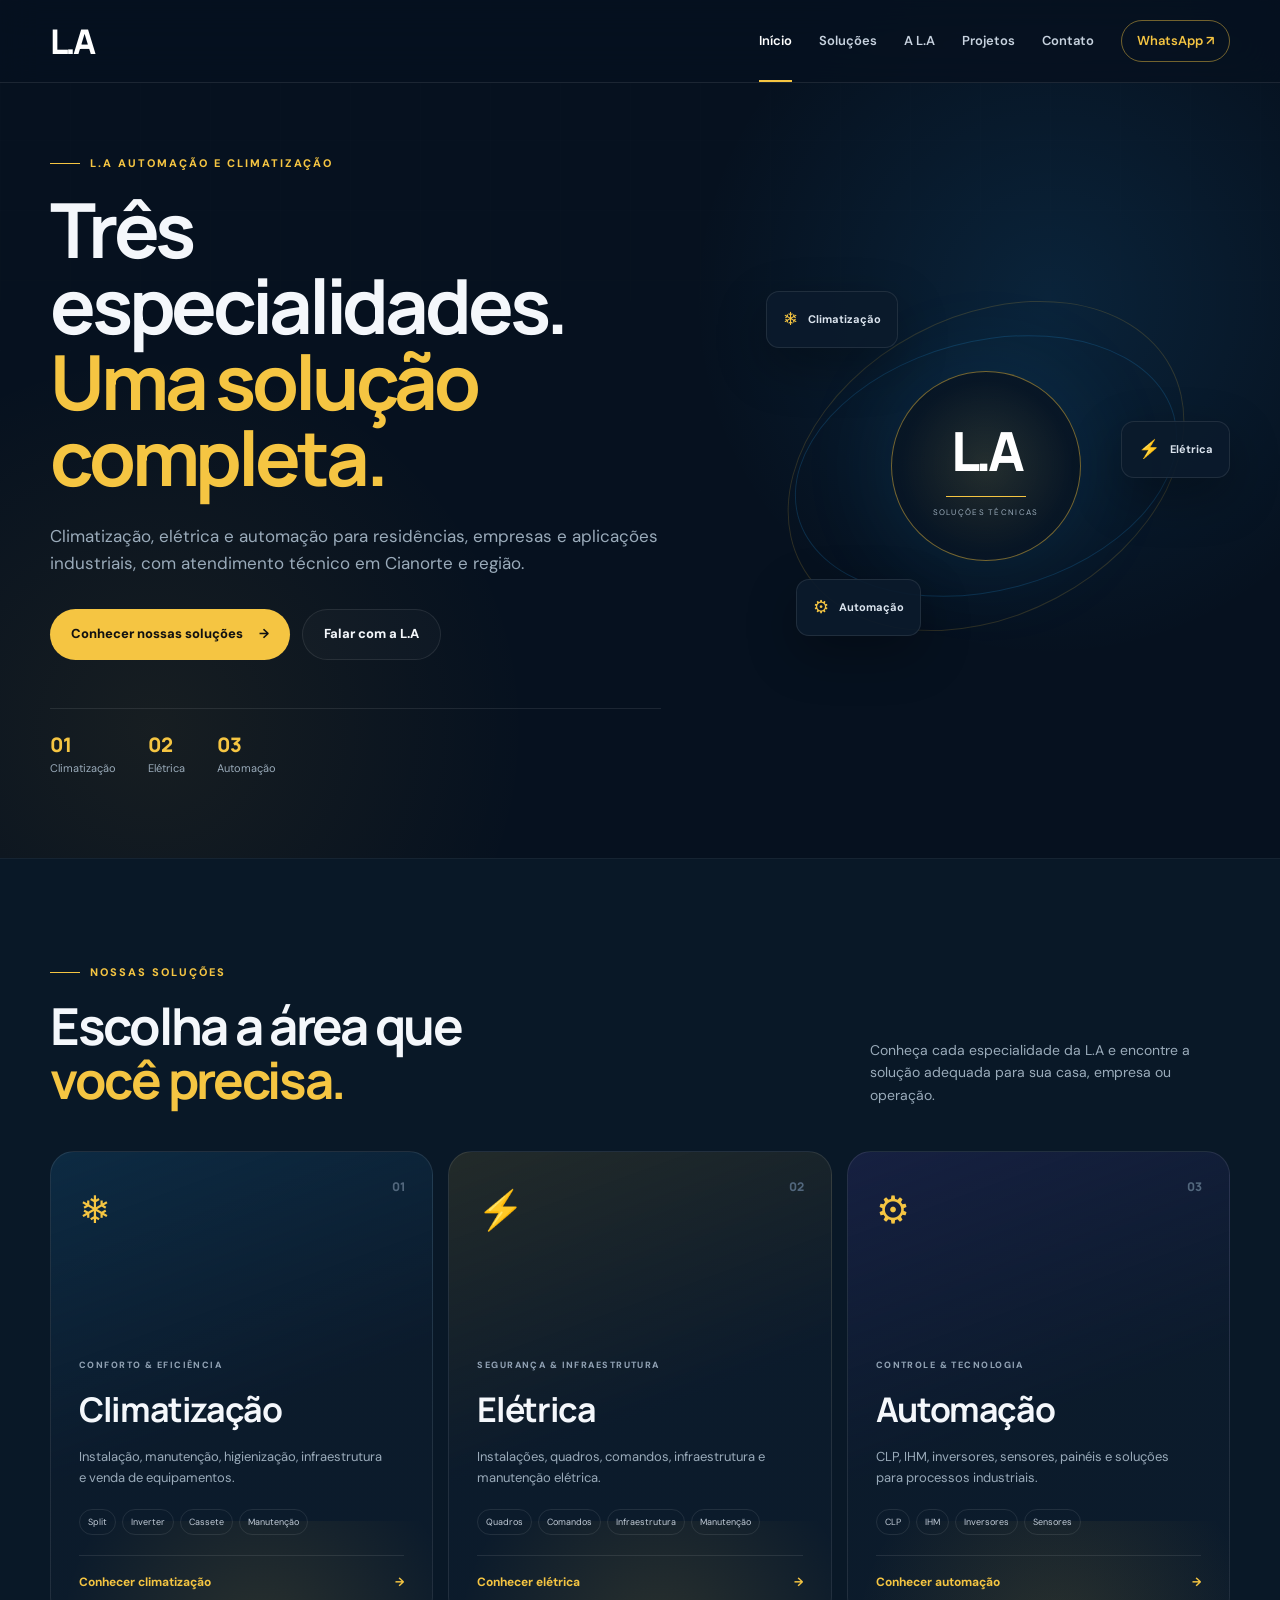
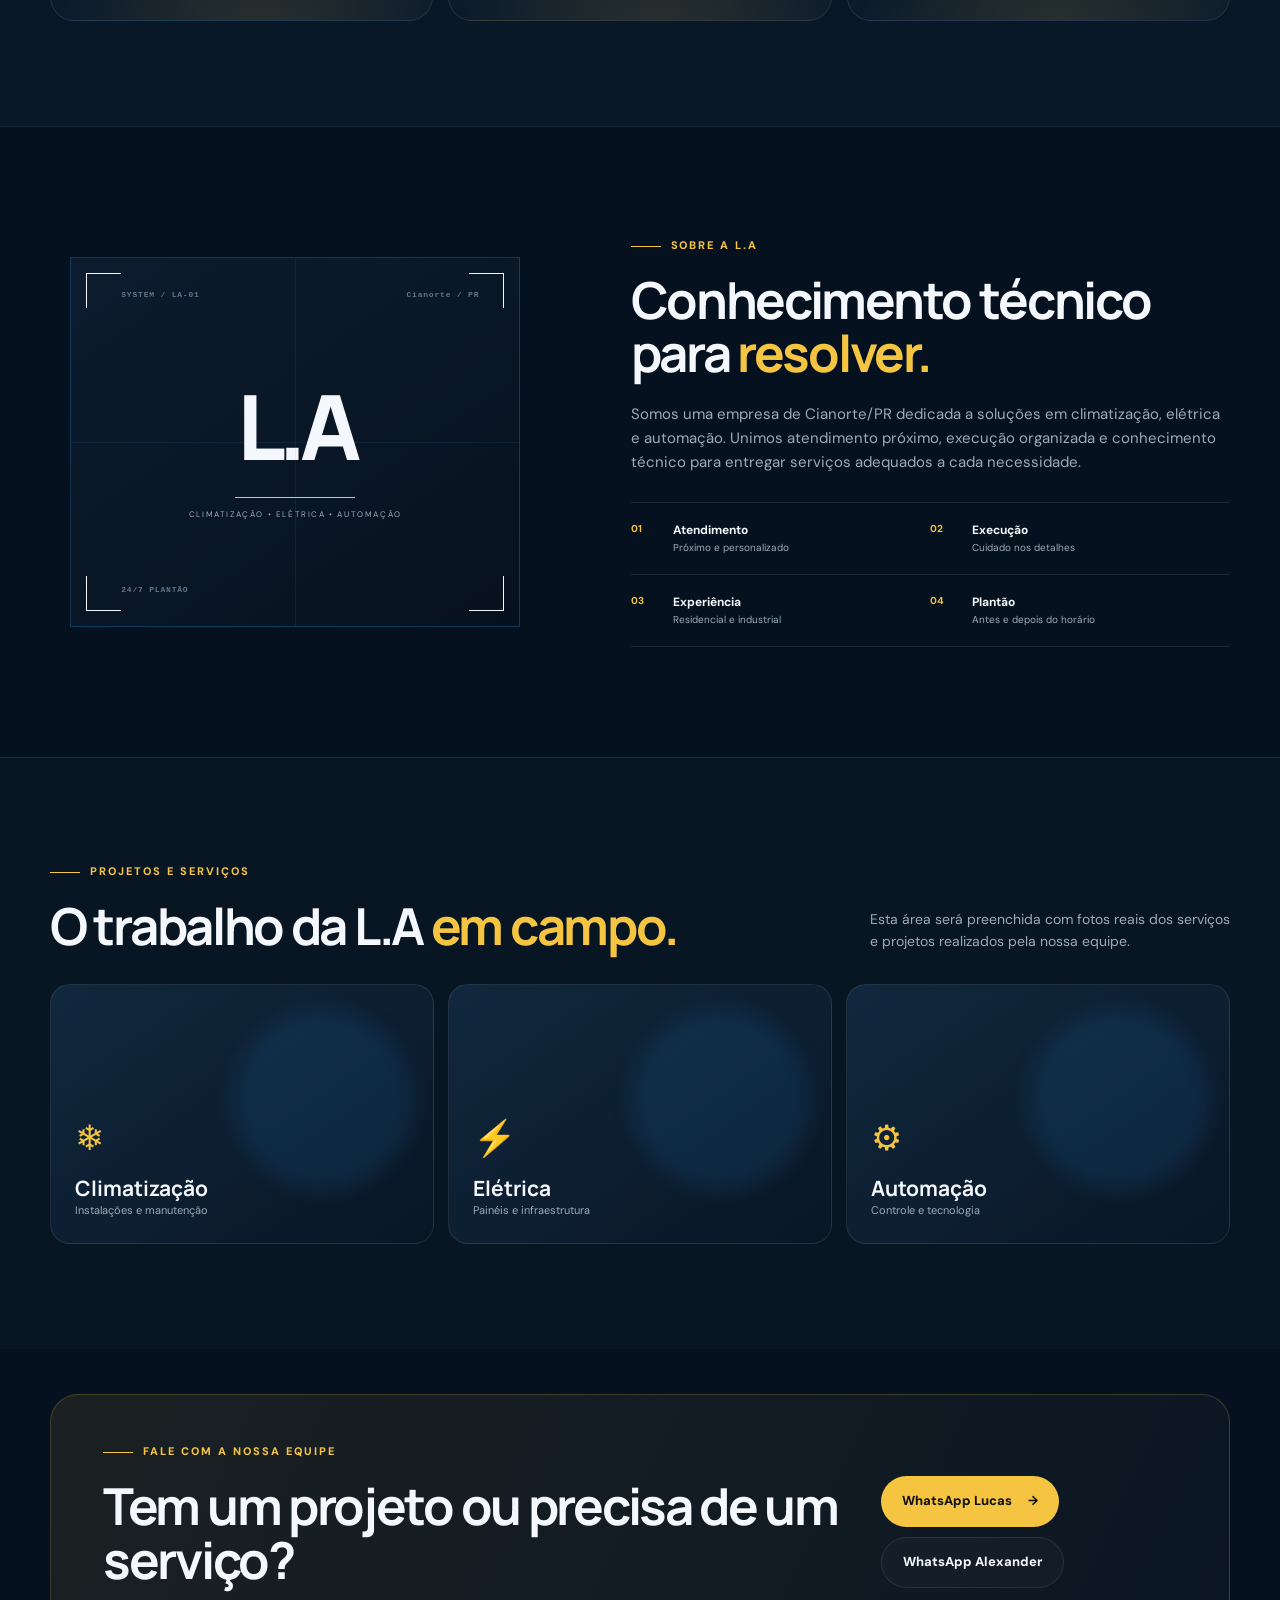
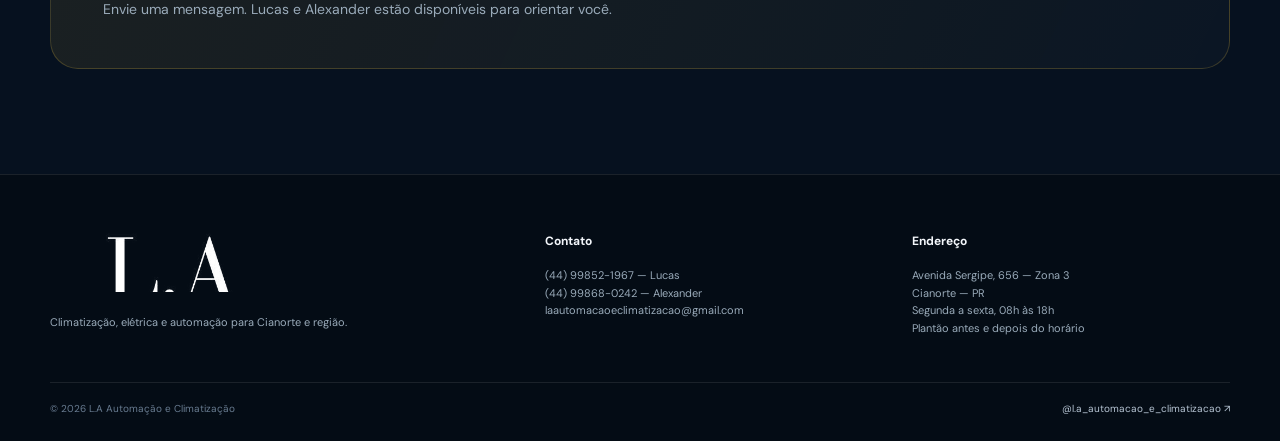
<file: index.html>
<!DOCTYPE html>
<html lang="pt-BR">
<head>
  <meta charset="UTF-8">
  <meta name="viewport" content="width=device-width, initial-scale=1.0">
  <meta name="description" content="L.A Automação e Climatização — climatização, elétrica e automação em Cianorte e região. Soluções residenciais, comerciais e industriais.">
  <meta name="theme-color" content="#06111f">
  <title>L.A Automação e Climatização | Cianorte - PR</title>
  <link rel="stylesheet" href="css/style.css">
</head>
<body>
<header class="header">
  <div class="container nav">
    <a class="logo" href="#inicio" aria-label="L.A Automação e Climatização">
      <span class="logo-mark">L.A</span>
    </a>

    <button class="menu-btn" aria-label="Abrir menu" aria-expanded="false">
      <span></span><span></span><span></span>
    </button>

    <nav class="menu" aria-label="Menu principal">
      <a class="active" href="#inicio">Início</a>
      <a href="#setores">Soluções</a>
      <a href="sobre.html">A L.A</a>
      <a href="#projetos">Projetos</a>
      <a href="#contato">Contato</a>
      <a class="menu-whatsapp" href="https://wa.me/5544998521967" target="_blank" rel="noopener">WhatsApp <span>↗</span></a>
    </nav>
  </div>
</header>

<main>
  <section class="hero" id="inicio">
    <div class="hero-grid-lines"></div>
    <div class="container hero-content">
      <div class="hero-copy">
        <p class="kicker"><span></span> L.A Automação e Climatização</p>
        <h1>Três especialidades.<br><em>Uma solução completa.</em></h1>
        <p class="lead">Climatização, elétrica e automação para residências, empresas e aplicações industriais, com atendimento técnico em Cianorte e região.</p>

        <div class="hero-buttons">
          <a class="btn primary" href="#setores">Conhecer nossas soluções <b>→</b></a>
          <a class="btn ghost" href="https://wa.me/5544998521967" target="_blank" rel="noopener">Falar com a L.A</a>
        </div>

        <div class="hero-stats">
          <div><strong>01</strong><span>Climatização</span></div>
          <div><strong>02</strong><span>Elétrica</span></div>
          <div><strong>03</strong><span>Automação</span></div>
        </div>
      </div>

      <div class="hero-panel" aria-label="Áreas de atuação">
        <div class="panel-orbit orbit-one"></div>
        <div class="panel-orbit orbit-two"></div>
        <div class="panel-core">
          <div class="core-mark">L.A</div>
          <div class="core-line"></div>
          <span>SOLUÇÕES TÉCNICAS</span>
        </div>
        <div class="panel-chip chip-top">❄ <span>Climatização</span></div>
        <div class="panel-chip chip-right">⚡ <span>Elétrica</span></div>
        <div class="panel-chip chip-bottom">⚙ <span>Automação</span></div>
      </div>
    </div>
  </section>

  <section class="sectors section" id="setores">
    <div class="container">
      <div class="section-head">
        <div>
          <p class="kicker"><span></span> Nossas soluções</p>
          <h2>Escolha a área que<br><em>você precisa.</em></h2>
        </div>
        <p>Conheça cada especialidade da L.A e encontre a solução adequada para sua casa, empresa ou operação.</p>
      </div>

      <div class="sector-grid">
        <a class="sector climate" href="climatizacao.html">
          <div class="sector-number">01</div>
          <div class="sector-icon">❄</div>
          <div class="sector-body">
            <span class="sector-label">CONFORTO & EFICIÊNCIA</span>
            <h3>Climatização</h3>
            <p>Instalação, manutenção, higienização, infraestrutura e venda de equipamentos.</p>
            <div class="sector-tags"><span>Split</span><span>Inverter</span><span>Cassete</span><span>Manutenção</span></div>
            <strong class="sector-link">Conhecer climatização <b>→</b></strong>
          </div>
        </a>

        <a class="sector electric" href="eletrica.html">
          <div class="sector-number">02</div>
          <div class="sector-icon">⚡</div>
          <div class="sector-body">
            <span class="sector-label">SEGURANÇA & INFRAESTRUTURA</span>
            <h3>Elétrica</h3>
            <p>Instalações, quadros, comandos, infraestrutura e manutenção elétrica.</p>
            <div class="sector-tags"><span>Quadros</span><span>Comandos</span><span>Infraestrutura</span><span>Manutenção</span></div>
            <strong class="sector-link">Conhecer elétrica <b>→</b></strong>
          </div>
        </a>

        <a class="sector automation" href="automacao.html">
          <div class="sector-number">03</div>
          <div class="sector-icon">⚙</div>
          <div class="sector-body">
            <span class="sector-label">CONTROLE & TECNOLOGIA</span>
            <h3>Automação</h3>
            <p>CLP, IHM, inversores, sensores, painéis e soluções para processos industriais.</p>
            <div class="sector-tags"><span>CLP</span><span>IHM</span><span>Inversores</span><span>Sensores</span></div>
            <strong class="sector-link">Conhecer automação <b>→</b></strong>
          </div>
        </a>
      </div>
    </div>
  </section>

  <section class="company section" id="empresa">
    <div class="container company-grid">
      <div class="company-visual">
        <div class="technical-box">
          <span class="corner c1"></span><span class="corner c2"></span><span class="corner c3"></span><span class="corner c4"></span>
          <div class="technical-center">
            <div class="big-la">L.A</div>
            <div class="technical-line"></div>
            <small>CLIMATIZAÇÃO • ELÉTRICA • AUTOMAÇÃO</small>
          </div>
          <div class="tech-code code-a">SYSTEM / LA-01</div>
          <div class="tech-code code-b">Cianorte / PR</div>
          <div class="tech-code code-c">24/7 PLANTÃO</div>
        </div>
      </div>

      <div class="company-copy">
        <p class="kicker"><span></span> Sobre a L.A</p>
        <h2>Conhecimento técnico para <em>resolver.</em></h2>
        <p>Somos uma empresa de Cianorte/PR dedicada a soluções em climatização, elétrica e automação. Unimos atendimento próximo, execução organizada e conhecimento técnico para entregar serviços adequados a cada necessidade.</p>

        <div class="quality-grid">
          <div><b>01</b><strong>Atendimento</strong><span>Próximo e personalizado</span></div>
          <div><b>02</b><strong>Execução</strong><span>Cuidado nos detalhes</span></div>
          <div><b>03</b><strong>Experiência</strong><span>Residencial e industrial</span></div>
          <div><b>04</b><strong>Plantão</strong><span>Antes e depois do horário</span></div>
        </div>
      </div>
    </div>
  </section>

  <section class="projects section" id="projetos">
    <div class="container">
      <div class="section-head compact">
        <div>
          <p class="kicker"><span></span> Projetos e serviços</p>
          <h2>O trabalho da L.A <em>em campo.</em></h2>
        </div>
        <p>Esta área será preenchida com fotos reais dos serviços e projetos realizados pela nossa equipe.</p>
      </div>

      <div class="project-placeholder">
        <div class="placeholder-card"><span>❄</span><strong>Climatização</strong><small>Instalações e manutenção</small></div>
        <div class="placeholder-card"><span>⚡</span><strong>Elétrica</strong><small>Painéis e infraestrutura</small></div>
        <div class="placeholder-card"><span>⚙</span><strong>Automação</strong><small>Controle e tecnologia</small></div>
      </div>
    </div>
  </section>

  <section class="cta section" id="contato">
    <div class="container cta-box">
      <div>
        <p class="kicker"><span></span> Fale com a nossa equipe</p>
        <h2>Tem um projeto ou precisa de um serviço?</h2>
        <p>Envie uma mensagem. Lucas e Alexander estão disponíveis para orientar você.</p>
      </div>
      <div class="cta-actions">
        <a class="btn primary" href="https://wa.me/5544998521967" target="_blank" rel="noopener">WhatsApp Lucas <b>→</b></a>
        <a class="btn ghost" href="https://wa.me/5544998680242" target="_blank" rel="noopener">WhatsApp Alexander</a>
      </div>
    </div>
  </section>
</main>

<footer class="footer">
  <div class="container footer-grid">
    <div>
      <img class="footer-logo" src="images/logo/logo-header.jpg" alt="L.A Climatização e Automação">
      <p>Climatização, elétrica e automação para Cianorte e região.</p>
    </div>
    <div>
      <strong>Contato</strong>
      <p>(44) 99852-1967 — Lucas<br>(44) 99868-0242 — Alexander<br>laautomacaoeclimatizacao@gmail.com</p>
    </div>
    <div>
      <strong>Endereço</strong>
      <p>Avenida Sergipe, 656 — Zona 3<br>Cianorte — PR<br>Segunda a sexta, 08h às 18h<br>Plantão antes e depois do horário</p>
    </div>
  </div>
  <div class="container footer-bottom">
    <span>© 2026 L.A Automação e Climatização</span>
    <a href="https://www.instagram.com/l.a_automacao_e_climatizacao/" target="_blank" rel="noopener">@l.a_automacao_e_climatizacao ↗</a>
  </div>
</footer>

<script src="js/script.js"></script>
</body>
</html>
</file>
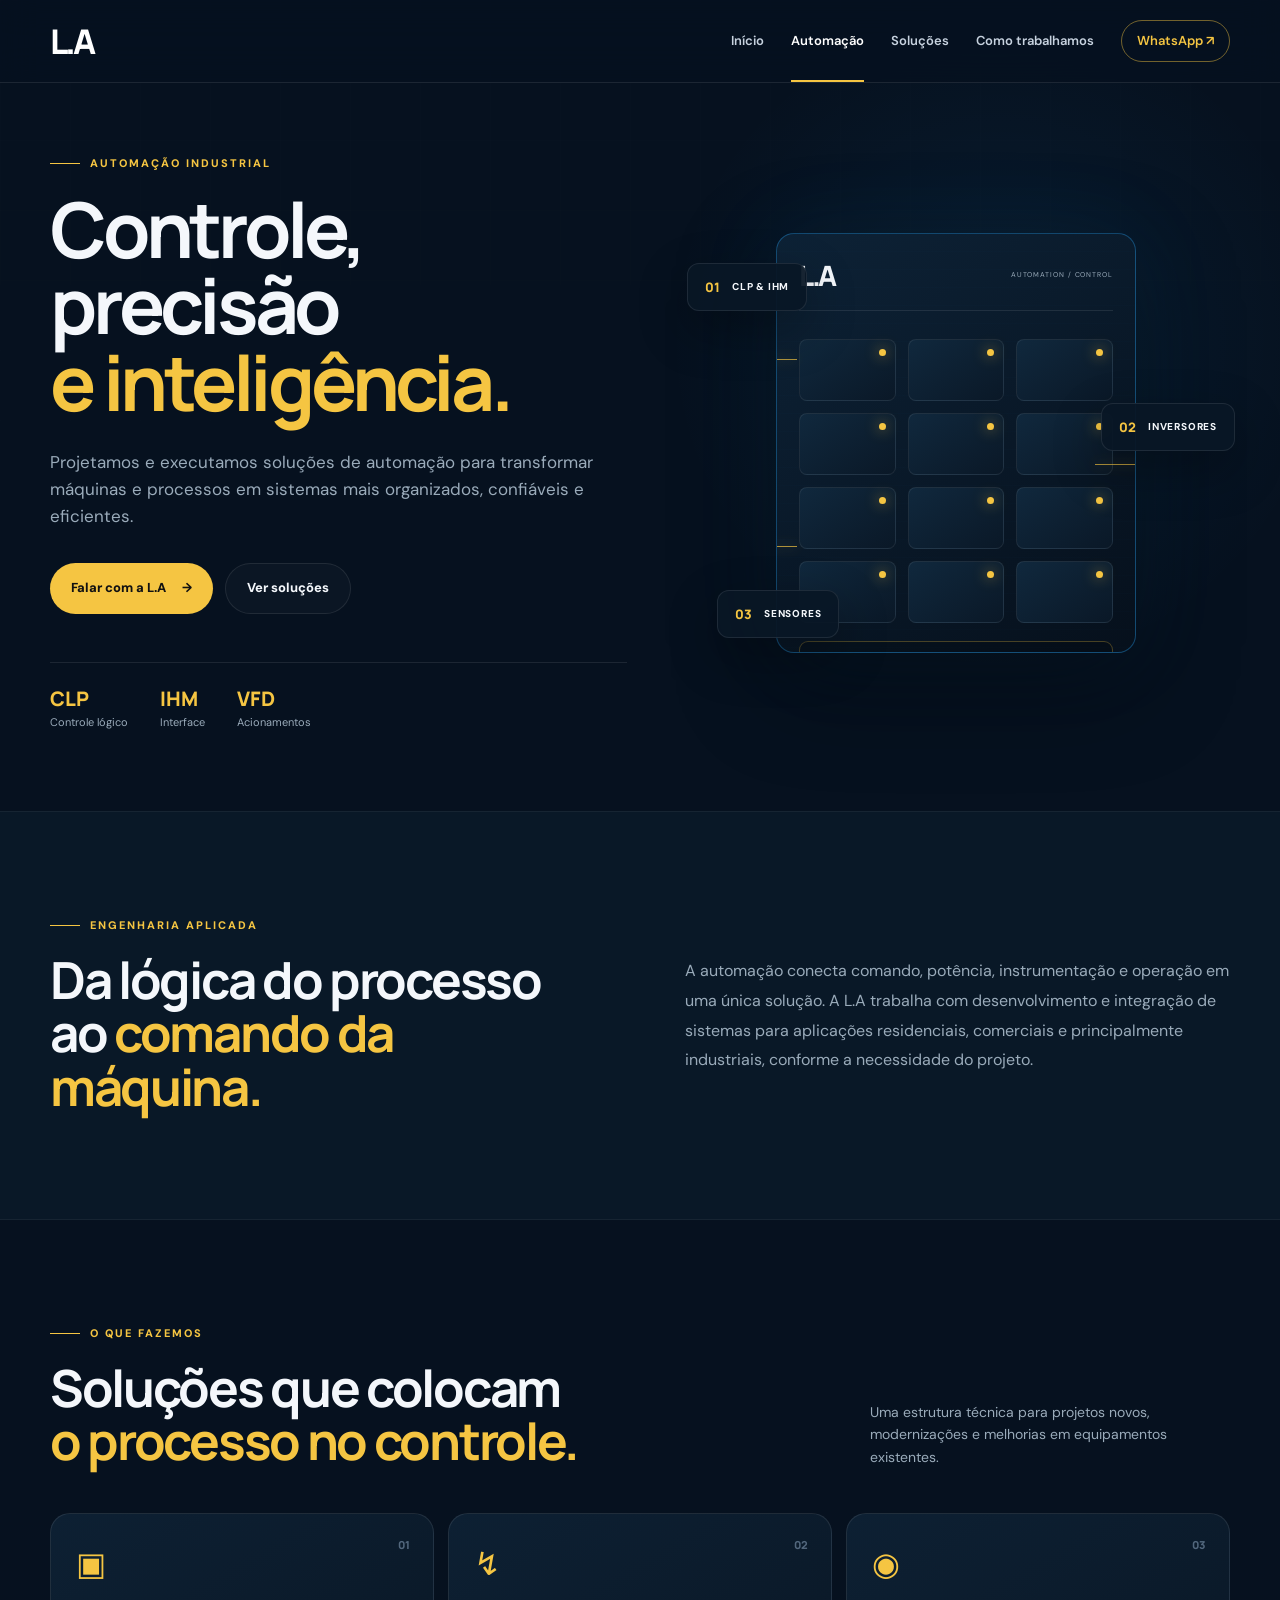
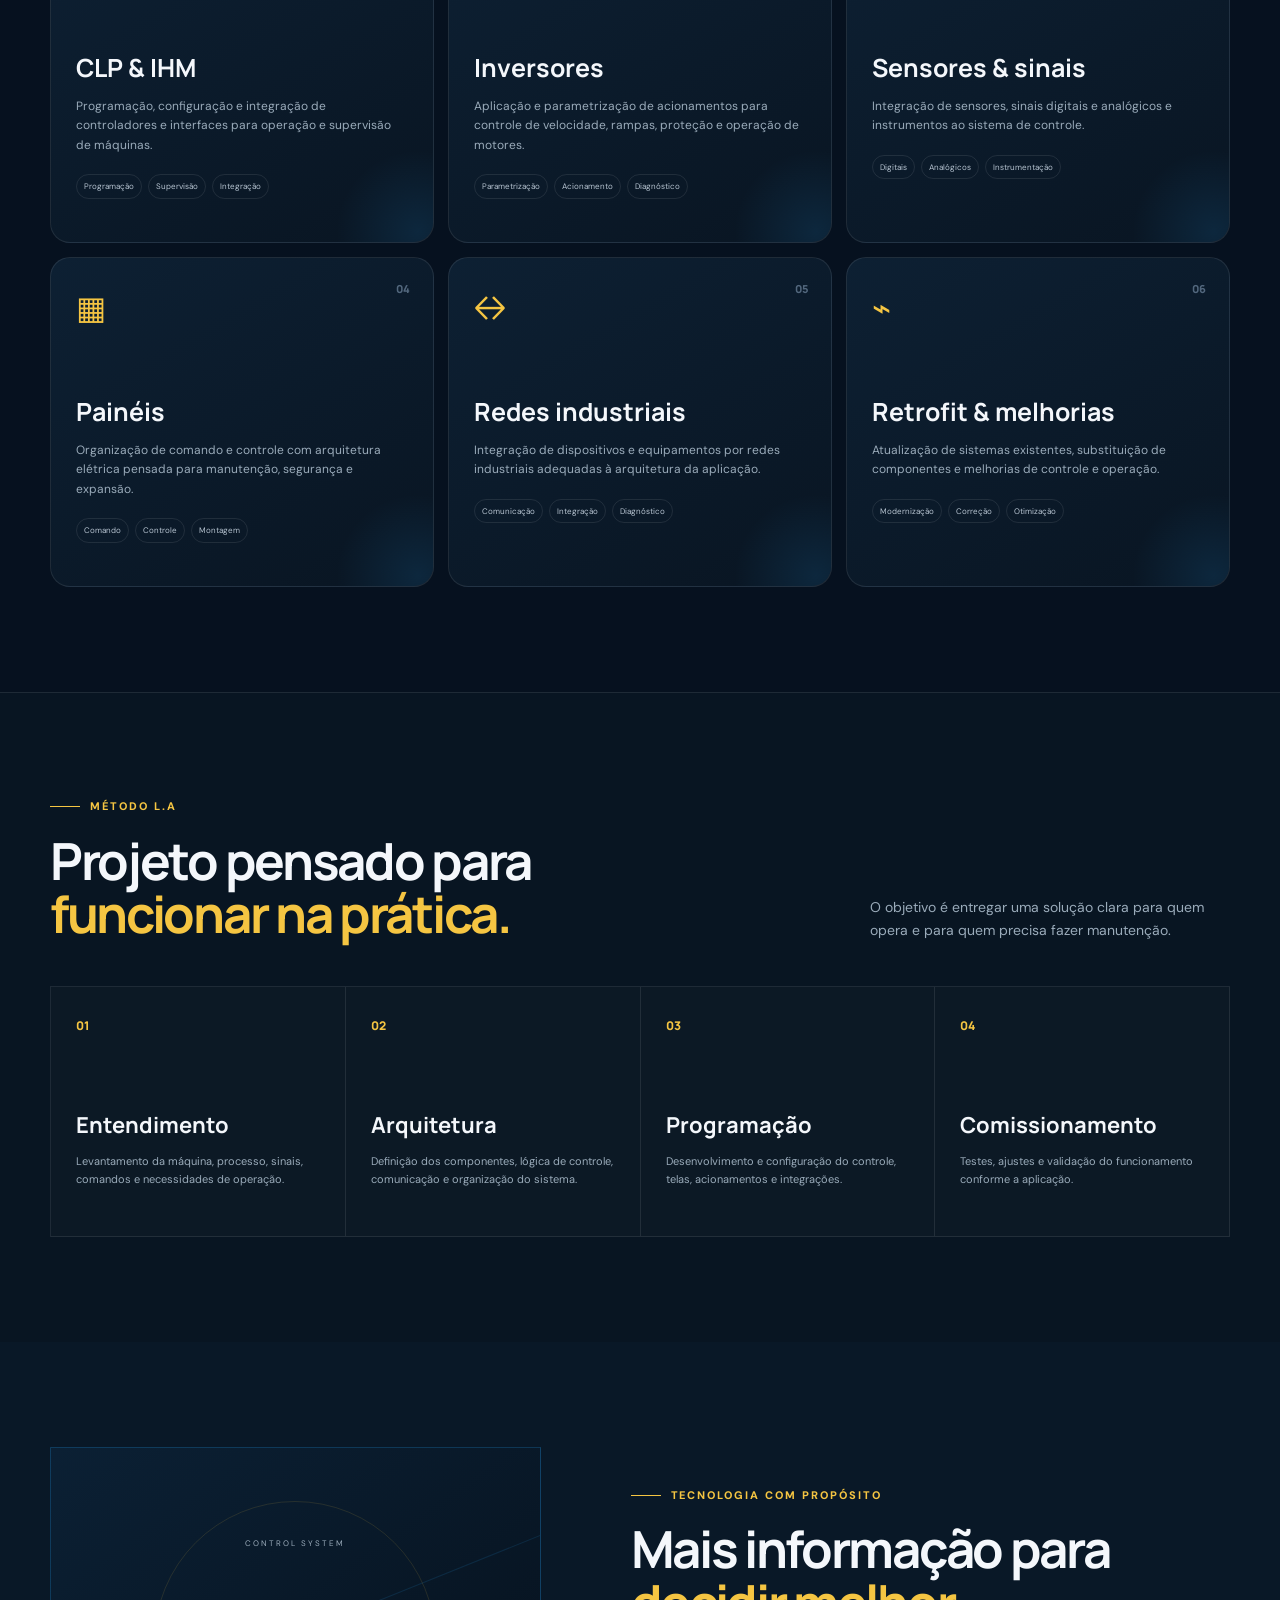
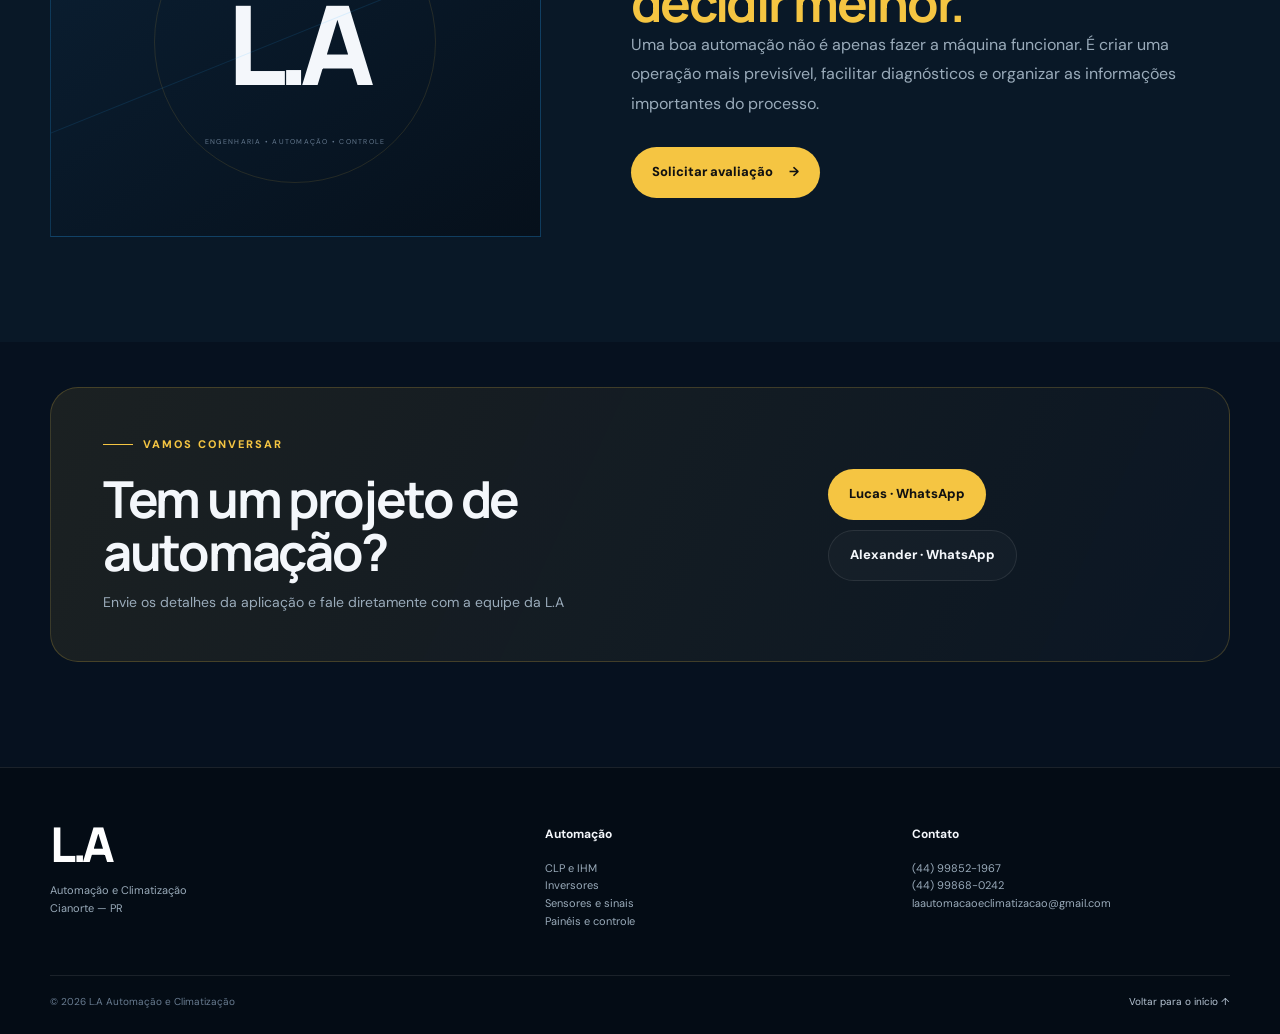
<file: automacao.html>
<!DOCTYPE html>
<html lang="pt-BR">
<head>
<meta charset="UTF-8"><meta name="viewport" content="width=device-width, initial-scale=1.0">
<meta name="description" content="L.A Automação — soluções em automação industrial, CLP, IHM, inversores, sensores, painéis e controle de processos.">
<meta name="theme-color" content="#06111f">
<title>Automação | L.A</title><link rel="stylesheet" href="css/style.css">
</head>
<body>
<header class="header"><div class="container nav">
<a class="logo" href="index.html" aria-label="L.A"><span class="logo-mark">L.A</span></a>
<button class="menu-btn" aria-label="Abrir menu" aria-expanded="false"><span></span><span></span><span></span></button>
<nav class="menu" aria-label="Menu principal">
<a href="index.html">Início</a><a class="active" href="#topo">Automação</a><a href="#solucoes">Soluções</a><a href="#processo">Como trabalhamos</a><a class="menu-whatsapp" href="https://wa.me/5544998521967" target="_blank" rel="noopener">WhatsApp ↗</a>
</nav></div></header>
<main>
<section class="automation-hero" id="topo"><div class="hero-grid-lines"></div><div class="container automation-hero-grid">
<div class="hero-copy"><p class="kicker"><span></span> Automação industrial</p>
<h1>Controle, precisão<br><em>e inteligência.</em></h1>
<p class="lead">Projetamos e executamos soluções de automação para transformar máquinas e processos em sistemas mais organizados, confiáveis e eficientes.</p>
<div class="hero-buttons"><a class="btn primary" href="https://wa.me/5544998521967" target="_blank" rel="noopener">Falar com a L.A <b>→</b></a><a class="btn ghost" href="#solucoes">Ver soluções</a></div>
<div class="hero-stats"><div><strong>CLP</strong><span>Controle lógico</span></div><div><strong>IHM</strong><span>Interface</span></div><div><strong>VFD</strong><span>Acionamentos</span></div></div></div>
<div class="automation-visual"><div class="automation-board"><div class="board-top"><span>L.A</span><small>AUTOMATION / CONTROL</small></div><div class="board-grid"><i></i><i></i><i></i><i></i><i></i><i></i><i></i><i></i><i></i><i></i><i></i><i></i></div><div class="board-screen"><b>PROCESS</b><span>READY</span><em>01</em></div><div class="signal s1"></div><div class="signal s2"></div><div class="signal s3"></div></div><div class="float-card fc1"><b>01</b><span>CLP & IHM</span></div><div class="float-card fc2"><b>02</b><span>INVERSORES</span></div><div class="float-card fc3"><b>03</b><span>SENSORES</span></div></div>
</div></section>

<section class="section automation-intro"><div class="container two-col"><div><p class="kicker"><span></span> Engenharia aplicada</p><h2>Da lógica do processo<br>ao <em>comando da máquina.</em></h2></div><div><p class="large-muted">A automação conecta comando, potência, instrumentação e operação em uma única solução. A L.A trabalha com desenvolvimento e integração de sistemas para aplicações residenciais, comerciais e principalmente industriais, conforme a necessidade do projeto.</p></div></div></section>

<section class="section automation-solutions" id="solucoes"><div class="container"><div class="section-head"><div><p class="kicker"><span></span> O que fazemos</p><h2>Soluções que colocam<br><em>o processo no controle.</em></h2></div><p>Uma estrutura técnica para projetos novos, modernizações e melhorias em equipamentos existentes.</p></div>
<div class="automation-cards">
<article><span class="solution-no">01</span><div class="solution-icon">▣</div><h3>CLP & IHM</h3><p>Programação, configuração e integração de controladores e interfaces para operação e supervisão de máquinas.</p><div class="mini-list"><span>Programação</span><span>Supervisão</span><span>Integração</span></div></article>
<article><span class="solution-no">02</span><div class="solution-icon">↯</div><h3>Inversores</h3><p>Aplicação e parametrização de acionamentos para controle de velocidade, rampas, proteção e operação de motores.</p><div class="mini-list"><span>Parametrização</span><span>Acionamento</span><span>Diagnóstico</span></div></article>
<article><span class="solution-no">03</span><div class="solution-icon">◉</div><h3>Sensores & sinais</h3><p>Integração de sensores, sinais digitais e analógicos e instrumentos ao sistema de controle.</p><div class="mini-list"><span>Digitais</span><span>Analógicos</span><span>Instrumentação</span></div></article>
<article><span class="solution-no">04</span><div class="solution-icon">▦</div><h3>Painéis</h3><p>Organização de comando e controle com arquitetura elétrica pensada para manutenção, segurança e expansão.</p><div class="mini-list"><span>Comando</span><span>Controle</span><span>Montagem</span></div></article>
<article><span class="solution-no">05</span><div class="solution-icon">↔</div><h3>Redes industriais</h3><p>Integração de dispositivos e equipamentos por redes industriais adequadas à arquitetura da aplicação.</p><div class="mini-list"><span>Comunicação</span><span>Integração</span><span>Diagnóstico</span></div></article>
<article><span class="solution-no">06</span><div class="solution-icon">⌁</div><h3>Retrofit & melhorias</h3><p>Atualização de sistemas existentes, substituição de componentes e melhorias de controle e operação.</p><div class="mini-list"><span>Modernização</span><span>Correção</span><span>Otimização</span></div></article>
</div></div></section>

<section class="section process-section" id="processo"><div class="container"><div class="section-head"><div><p class="kicker"><span></span> Método L.A</p><h2>Projeto pensado para<br><em>funcionar na prática.</em></h2></div><p>O objetivo é entregar uma solução clara para quem opera e para quem precisa fazer manutenção.</p></div>
<div class="process-grid"><div class="process-item"><strong>01</strong><h3>Entendimento</h3><p>Levantamento da máquina, processo, sinais, comandos e necessidades de operação.</p></div><div class="process-item"><strong>02</strong><h3>Arquitetura</h3><p>Definição dos componentes, lógica de controle, comunicação e organização do sistema.</p></div><div class="process-item"><strong>03</strong><h3>Programação</h3><p>Desenvolvimento e configuração do controle, telas, acionamentos e integrações.</p></div><div class="process-item"><strong>04</strong><h3>Comissionamento</h3><p>Testes, ajustes e validação do funcionamento conforme a aplicação.</p></div></div></div></section>

<section class="section automation-highlight"><div class="container highlight-grid"><div class="highlight-panel"><span>CONTROL SYSTEM</span><strong>L.A</strong><small>ENGENHARIA • AUTOMAÇÃO • CONTROLE</small><div class="highlight-lines"></div></div><div><p class="kicker"><span></span> Tecnologia com propósito</p><h2>Mais informação para<br><em>decidir melhor.</em></h2><p class="large-muted">Uma boa automação não é apenas fazer a máquina funcionar. É criar uma operação mais previsível, facilitar diagnósticos e organizar as informações importantes do processo.</p><a class="btn primary" href="https://wa.me/5544998521967" target="_blank" rel="noopener">Solicitar avaliação <b>→</b></a></div></div></section>

<section class="cta section"><div class="container"><div class="cta-box"><div><p class="kicker"><span></span> Vamos conversar</p><h2>Tem um projeto de automação?</h2><p>Envie os detalhes da aplicação e fale diretamente com a equipe da L.A</p></div><div class="cta-actions"><a class="btn primary" href="https://wa.me/5544998521967" target="_blank" rel="noopener">Lucas · WhatsApp</a><a class="btn ghost" href="https://wa.me/5544998680242" target="_blank" rel="noopener">Alexander · WhatsApp</a></div></div></div></section>
</main>
<footer class="footer"><div class="container footer-grid"><div><div class="footer-brand">L.A</div><p>Automação e Climatização<br>Cianorte — PR</p></div><div><strong>Automação</strong><p>CLP e IHM<br>Inversores<br>Sensores e sinais<br>Painéis e controle</p></div><div><strong>Contato</strong><p>(44) 99852-1967<br>(44) 99868-0242<br>laautomacaoeclimatizacao@gmail.com</p></div></div><div class="container footer-bottom"><span>© 2026 L.A Automação e Climatização</span><a href="index.html">Voltar para o início ↑</a></div></footer>
<script src="js/script.js"></script>
</body></html>
</file>
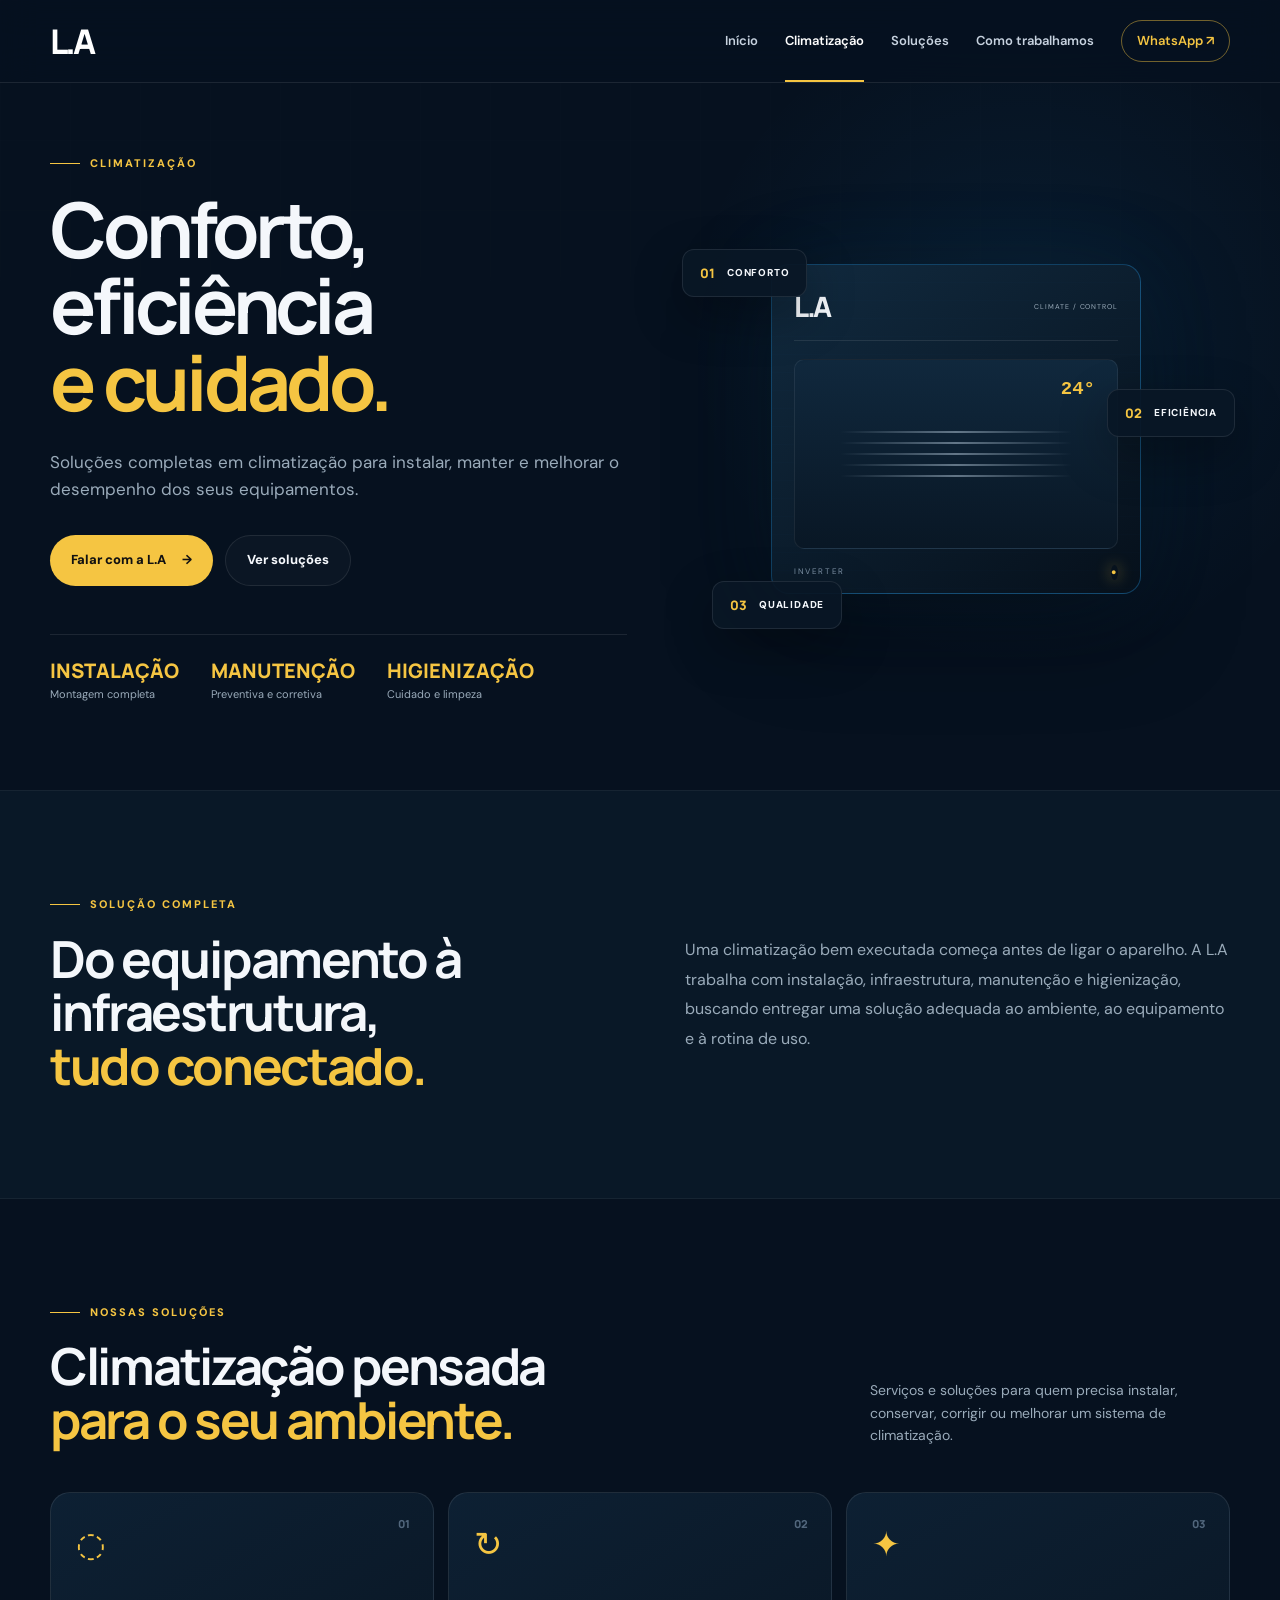
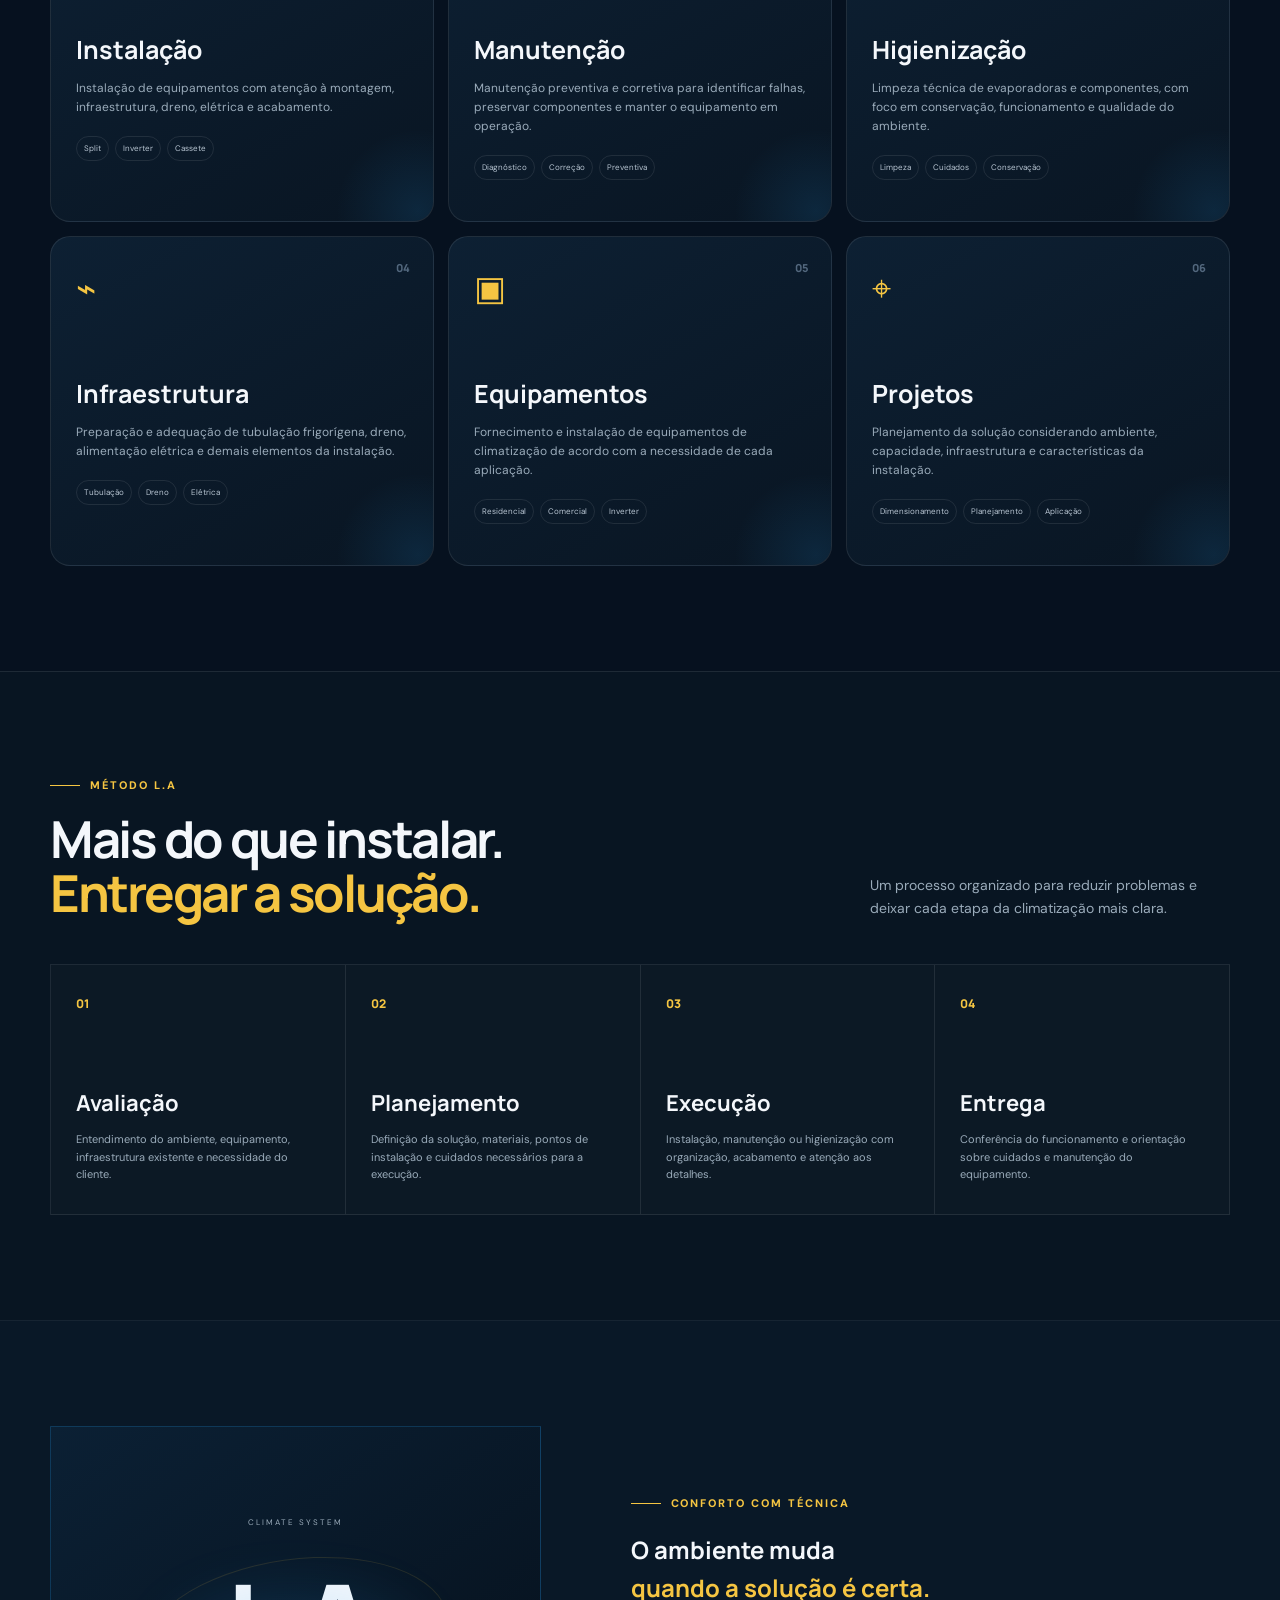
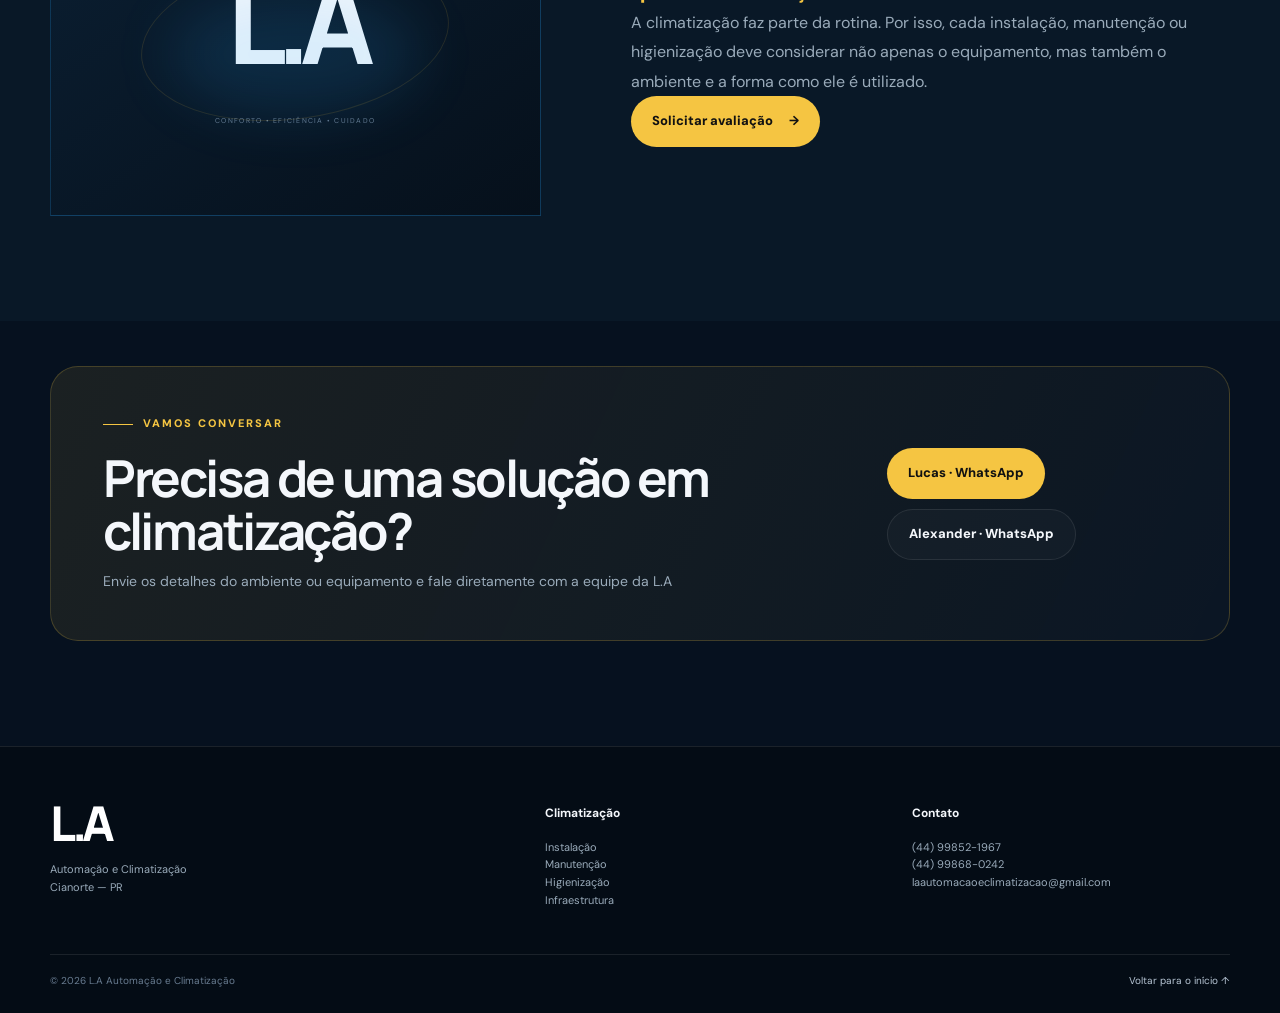
<file: climatizacao.html>
<!DOCTYPE html>
<html lang="pt-BR">
<head>
<meta charset="UTF-8"><meta name="viewport" content="width=device-width, initial-scale=1.0">
<meta name="description" content="L.A — soluções em climatização, instalação, manutenção, higienização, infraestrutura e equipamentos de ar-condicionado.">
<meta name="theme-color" content="#06111f">
<title>Climatização | L.A</title>
<link rel="stylesheet" href="css/style.css">
</head>
<body>
<header class="header"><div class="container nav">
<a class="logo" href="index.html" aria-label="L.A"><span class="logo-mark">L.A</span></a>
<button class="menu-btn" aria-label="Abrir menu" aria-expanded="false"><span></span><span></span><span></span></button>
<nav class="menu" aria-label="Menu principal">
<a href="index.html">Início</a><a class="active" href="#topo">Climatização</a><a href="#solucoes">Soluções</a><a href="#processo">Como trabalhamos</a><a class="menu-whatsapp" href="https://wa.me/5544998521967" target="_blank" rel="noopener">WhatsApp ↗</a>
</nav></div></header>
<main>
<section class="clima-hero" id="topo"><div class="hero-grid-lines"></div><div class="container clima-hero-grid">
<div class="hero-copy"><p class="kicker"><span></span> Climatização</p>
<h1>Conforto, eficiência<br><em>e cuidado.</em></h1>
<p class="lead">Soluções completas em climatização para instalar, manter e melhorar o desempenho dos seus equipamentos.</p>
<div class="hero-buttons"><a class="btn primary" href="https://wa.me/5544998521967" target="_blank" rel="noopener">Falar com a L.A <b>→</b></a><a class="btn ghost" href="#solucoes">Ver soluções</a></div>
<div class="hero-stats"><div><strong>INSTALAÇÃO</strong><span>Montagem completa</span></div><div><strong>MANUTENÇÃO</strong><span>Preventiva e corretiva</span></div><div><strong>HIGIENIZAÇÃO</strong><span>Cuidado e limpeza</span></div></div></div>
<div class="clima-visual"><div class="clima-unit"><div class="unit-top"><span>L.A</span><small>CLIMATE / CONTROL</small></div><div class="unit-face"><div class="air-lines"><i></i><i></i><i></i><i></i><i></i></div><div class="unit-display">24°</div></div><div class="unit-bottom"><span>INVERTER</span><b>●</b></div></div><div class="clima-float cf1"><b>01</b><span>CONFORTO</span></div><div class="clima-float cf2"><b>02</b><span>EFICIÊNCIA</span></div><div class="clima-float cf3"><b>03</b><span>QUALIDADE</span></div></div>
</div></section>

<section class="section clima-intro"><div class="container two-col"><div><p class="kicker"><span></span> Solução completa</p><h2>Do equipamento à infraestrutura,<br><em>tudo conectado.</em></h2></div><div><p class="large-muted">Uma climatização bem executada começa antes de ligar o aparelho. A L.A trabalha com instalação, infraestrutura, manutenção e higienização, buscando entregar uma solução adequada ao ambiente, ao equipamento e à rotina de uso.</p></div></div></section>

<section class="section clima-solutions" id="solucoes"><div class="container"><div class="section-head"><div><p class="kicker"><span></span> Nossas soluções</p><h2>Climatização pensada<br><em>para o seu ambiente.</em></h2></div><p>Serviços e soluções para quem precisa instalar, conservar, corrigir ou melhorar um sistema de climatização.</p></div>
<div class="clima-cards">
<article><span class="solution-no">01</span><div class="clima-icon">◌</div><h3>Instalação</h3><p>Instalação de equipamentos com atenção à montagem, infraestrutura, dreno, elétrica e acabamento.</p><div class="mini-list"><span>Split</span><span>Inverter</span><span>Cassete</span></div></article>
<article><span class="solution-no">02</span><div class="clima-icon">↻</div><h3>Manutenção</h3><p>Manutenção preventiva e corretiva para identificar falhas, preservar componentes e manter o equipamento em operação.</p><div class="mini-list"><span>Diagnóstico</span><span>Correção</span><span>Preventiva</span></div></article>
<article><span class="solution-no">03</span><div class="clima-icon">✦</div><h3>Higienização</h3><p>Limpeza técnica de evaporadoras e componentes, com foco em conservação, funcionamento e qualidade do ambiente.</p><div class="mini-list"><span>Limpeza</span><span>Cuidados</span><span>Conservação</span></div></article>
<article><span class="solution-no">04</span><div class="clima-icon">⌁</div><h3>Infraestrutura</h3><p>Preparação e adequação de tubulação frigorígena, dreno, alimentação elétrica e demais elementos da instalação.</p><div class="mini-list"><span>Tubulação</span><span>Dreno</span><span>Elétrica</span></div></article>
<article><span class="solution-no">05</span><div class="clima-icon">▣</div><h3>Equipamentos</h3><p>Fornecimento e instalação de equipamentos de climatização de acordo com a necessidade de cada aplicação.</p><div class="mini-list"><span>Residencial</span><span>Comercial</span><span>Inverter</span></div></article>
<article><span class="solution-no">06</span><div class="clima-icon">⌖</div><h3>Projetos</h3><p>Planejamento da solução considerando ambiente, capacidade, infraestrutura e características da instalação.</p><div class="mini-list"><span>Dimensionamento</span><span>Planejamento</span><span>Aplicação</span></div></article>
</div></div></section>

<section class="section clima-process" id="processo"><div class="container"><div class="section-head"><div><p class="kicker"><span></span> Método L.A</p><h2>Mais do que instalar.<br><em>Entregar a solução.</em></h2></div><p>Um processo organizado para reduzir problemas e deixar cada etapa da climatização mais clara.</p></div>
<div class="process-grid"><div class="process-item"><strong>01</strong><h3>Avaliação</h3><p>Entendimento do ambiente, equipamento, infraestrutura existente e necessidade do cliente.</p></div><div class="process-item"><strong>02</strong><h3>Planejamento</h3><p>Definição da solução, materiais, pontos de instalação e cuidados necessários para a execução.</p></div><div class="process-item"><strong>03</strong><h3>Execução</h3><p>Instalação, manutenção ou higienização com organização, acabamento e atenção aos detalhes.</p></div><div class="process-item"><strong>04</strong><h3>Entrega</h3><p>Conferência do funcionamento e orientação sobre cuidados e manutenção do equipamento.</p></div></div></div></section>

<section class="section clima-highlight"><div class="container highlight-grid"><div class="clima-highlight-panel"><span>CLIMATE SYSTEM</span><strong>L.A</strong><small>CONFORTO • EFICIÊNCIA • CUIDADO</small><div class="clima-glow"></div><div class="clima-arc"></div></div><div><p class="kicker"><span></span> Conforto com técnica</p><h2>O ambiente muda<br><em>quando a solução é certa.</em></h2><p class="large-muted">A climatização faz parte da rotina. Por isso, cada instalação, manutenção ou higienização deve considerar não apenas o equipamento, mas também o ambiente e a forma como ele é utilizado.</p><a class="btn primary" href="https://wa.me/5544998521967" target="_blank" rel="noopener">Solicitar avaliação <b>→</b></a></div></div></section>

<section class="cta section"><div class="container"><div class="cta-box"><div><p class="kicker"><span></span> Vamos conversar</p><h2>Precisa de uma solução em climatização?</h2><p>Envie os detalhes do ambiente ou equipamento e fale diretamente com a equipe da L.A</p></div><div class="cta-actions"><a class="btn primary" href="https://wa.me/5544998521967" target="_blank" rel="noopener">Lucas · WhatsApp</a><a class="btn ghost" href="https://wa.me/5544998680242" target="_blank" rel="noopener">Alexander · WhatsApp</a></div></div></div></section>
</main>
<footer class="footer"><div class="container footer-grid"><div><div class="footer-brand">L.A</div><p>Automação e Climatização<br>Cianorte — PR</p></div><div><strong>Climatização</strong><p>Instalação<br>Manutenção<br>Higienização<br>Infraestrutura</p></div><div><strong>Contato</strong><p>(44) 99852-1967<br>(44) 99868-0242<br>laautomacaoeclimatizacao@gmail.com</p></div></div><div class="container footer-bottom"><span>© 2026 L.A Automação e Climatização</span><a href="index.html">Voltar para o início ↑</a></div></footer>
<script src="js/script.js"></script>
</body></html>
</file>
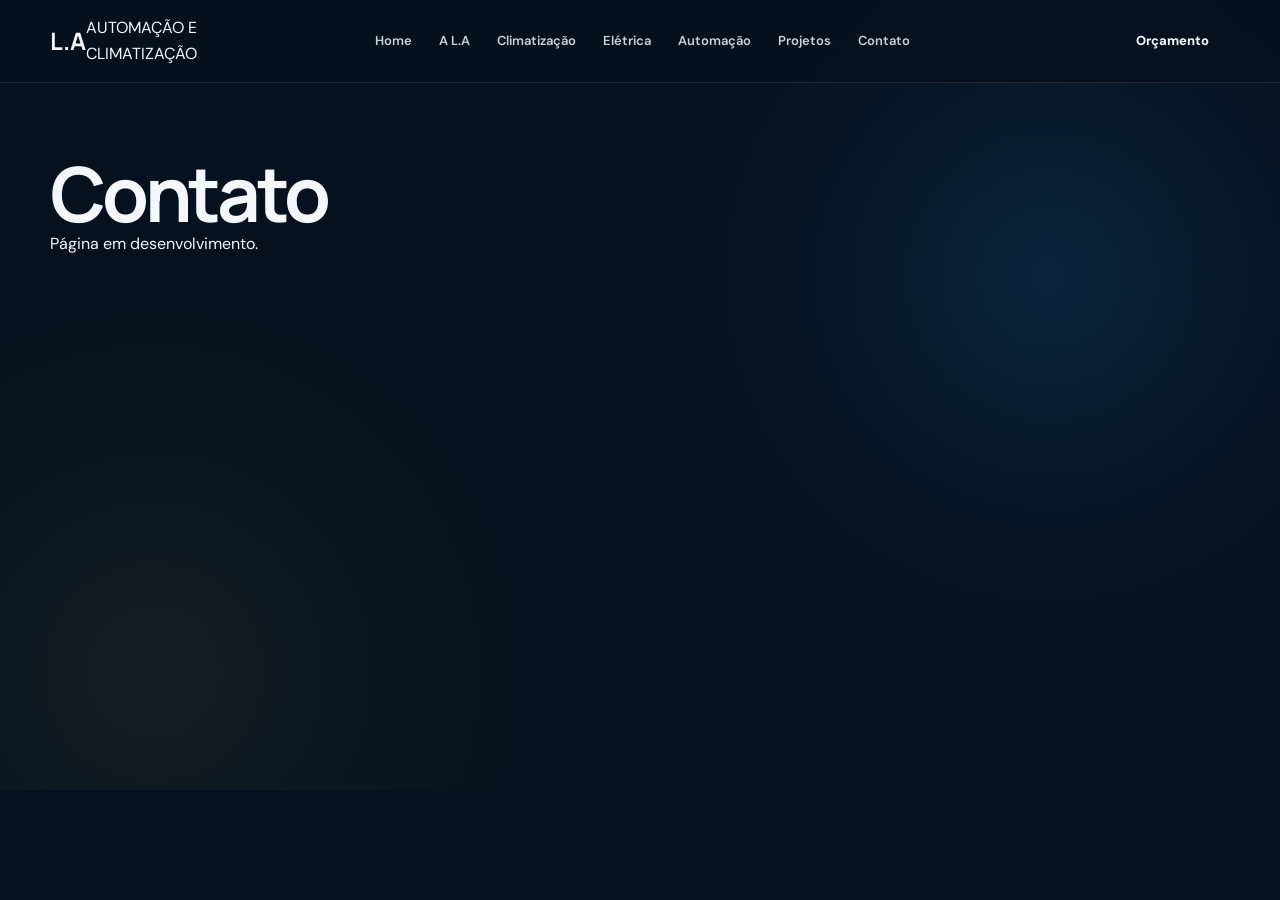
<file: contato.html>
<!DOCTYPE html><html><head><meta charset='UTF-8'><meta name='viewport' content='width=device-width,initial-scale=1'><title>Contato</title><link rel='stylesheet' href='css/style.css'></head><body><header class='header'><div class='container nav'><a class='logo' href='index.html'><h2>L.A</h2><span>AUTOMAÇÃO E CLIMATIZAÇÃO</span></a><nav class='menu'><a href='index.html'>Home</a><a href='sobre.html'>A L.A</a><a href='climatizacao.html'>Climatização</a><a href='eletrica.html'>Elétrica</a><a href='automacao.html'>Automação</a><a href='projetos.html'>Projetos</a><a href='contato.html'>Contato</a></nav><a class='btn' href='contato.html'>Orçamento</a></div></header><section class='hero'><div class='container'><h1>Contato</h1><p>Página em desenvolvimento.</p></div></section></body></html>
</file>
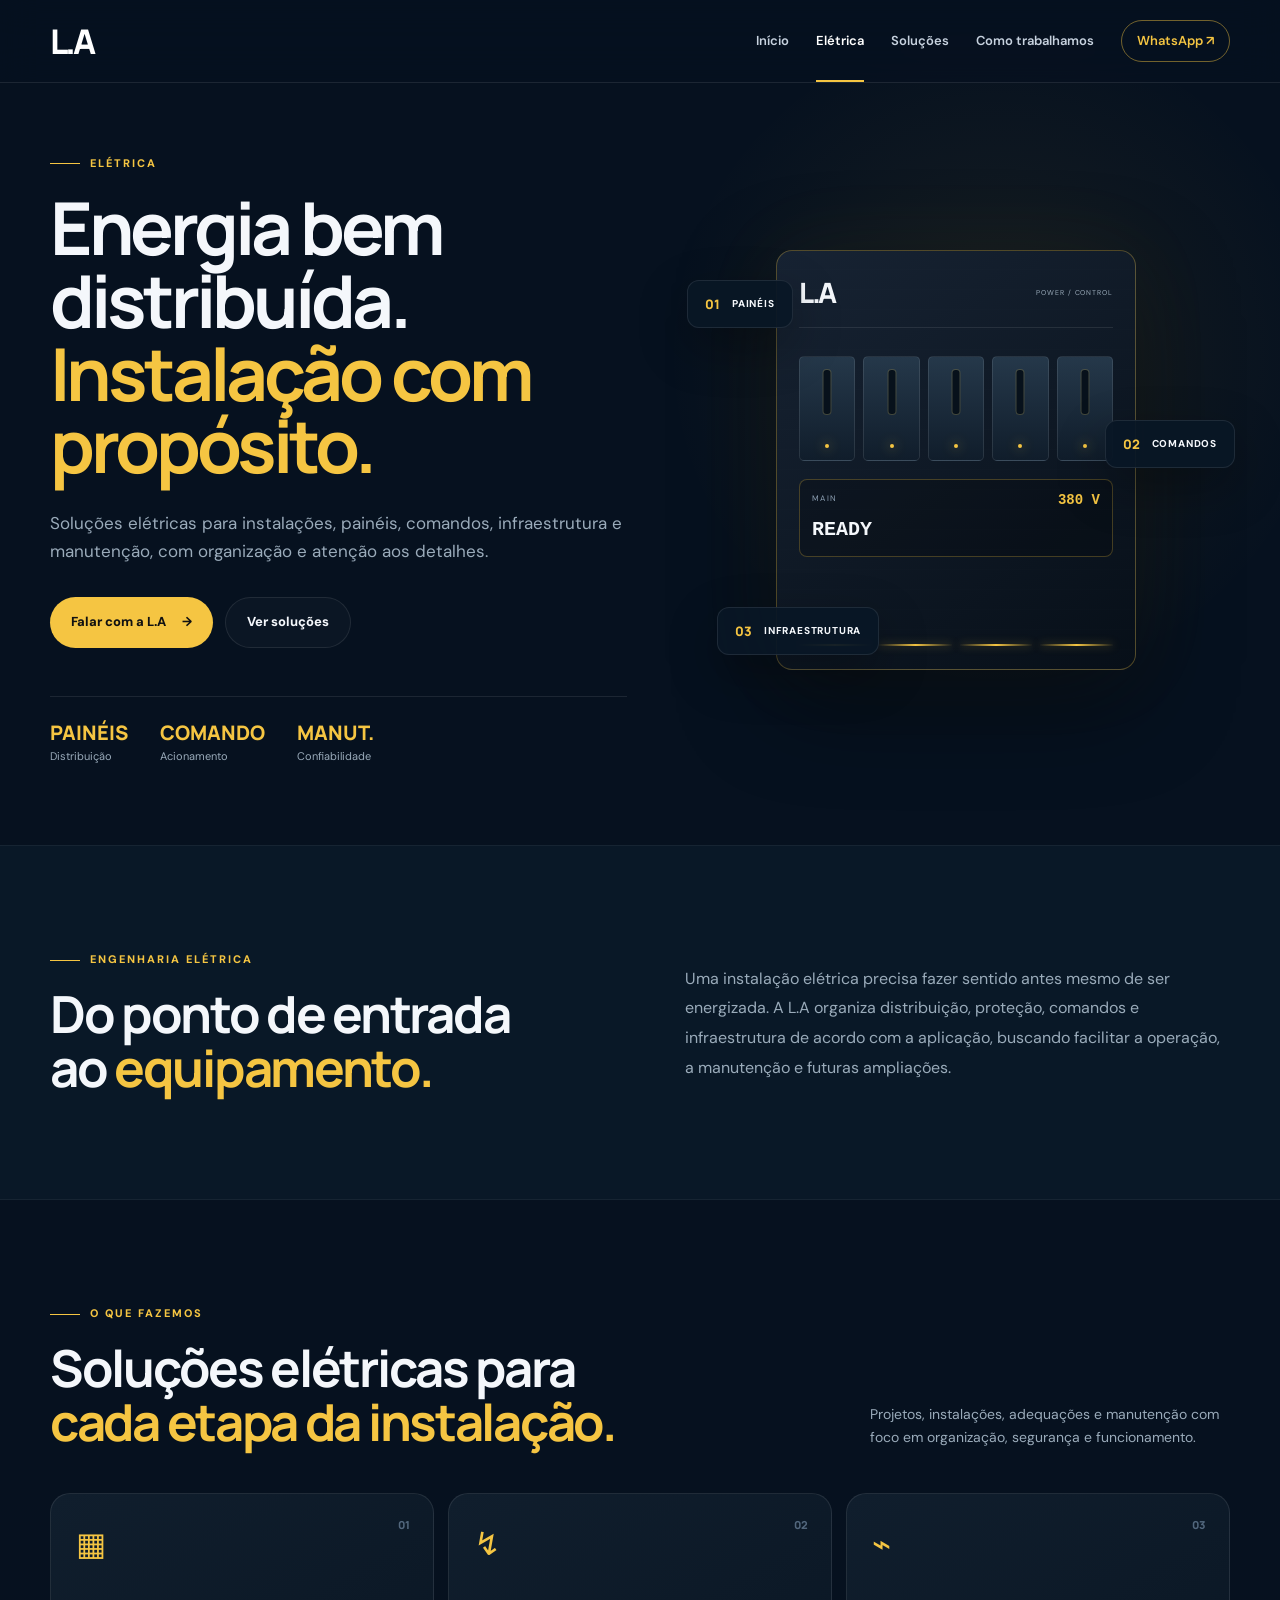
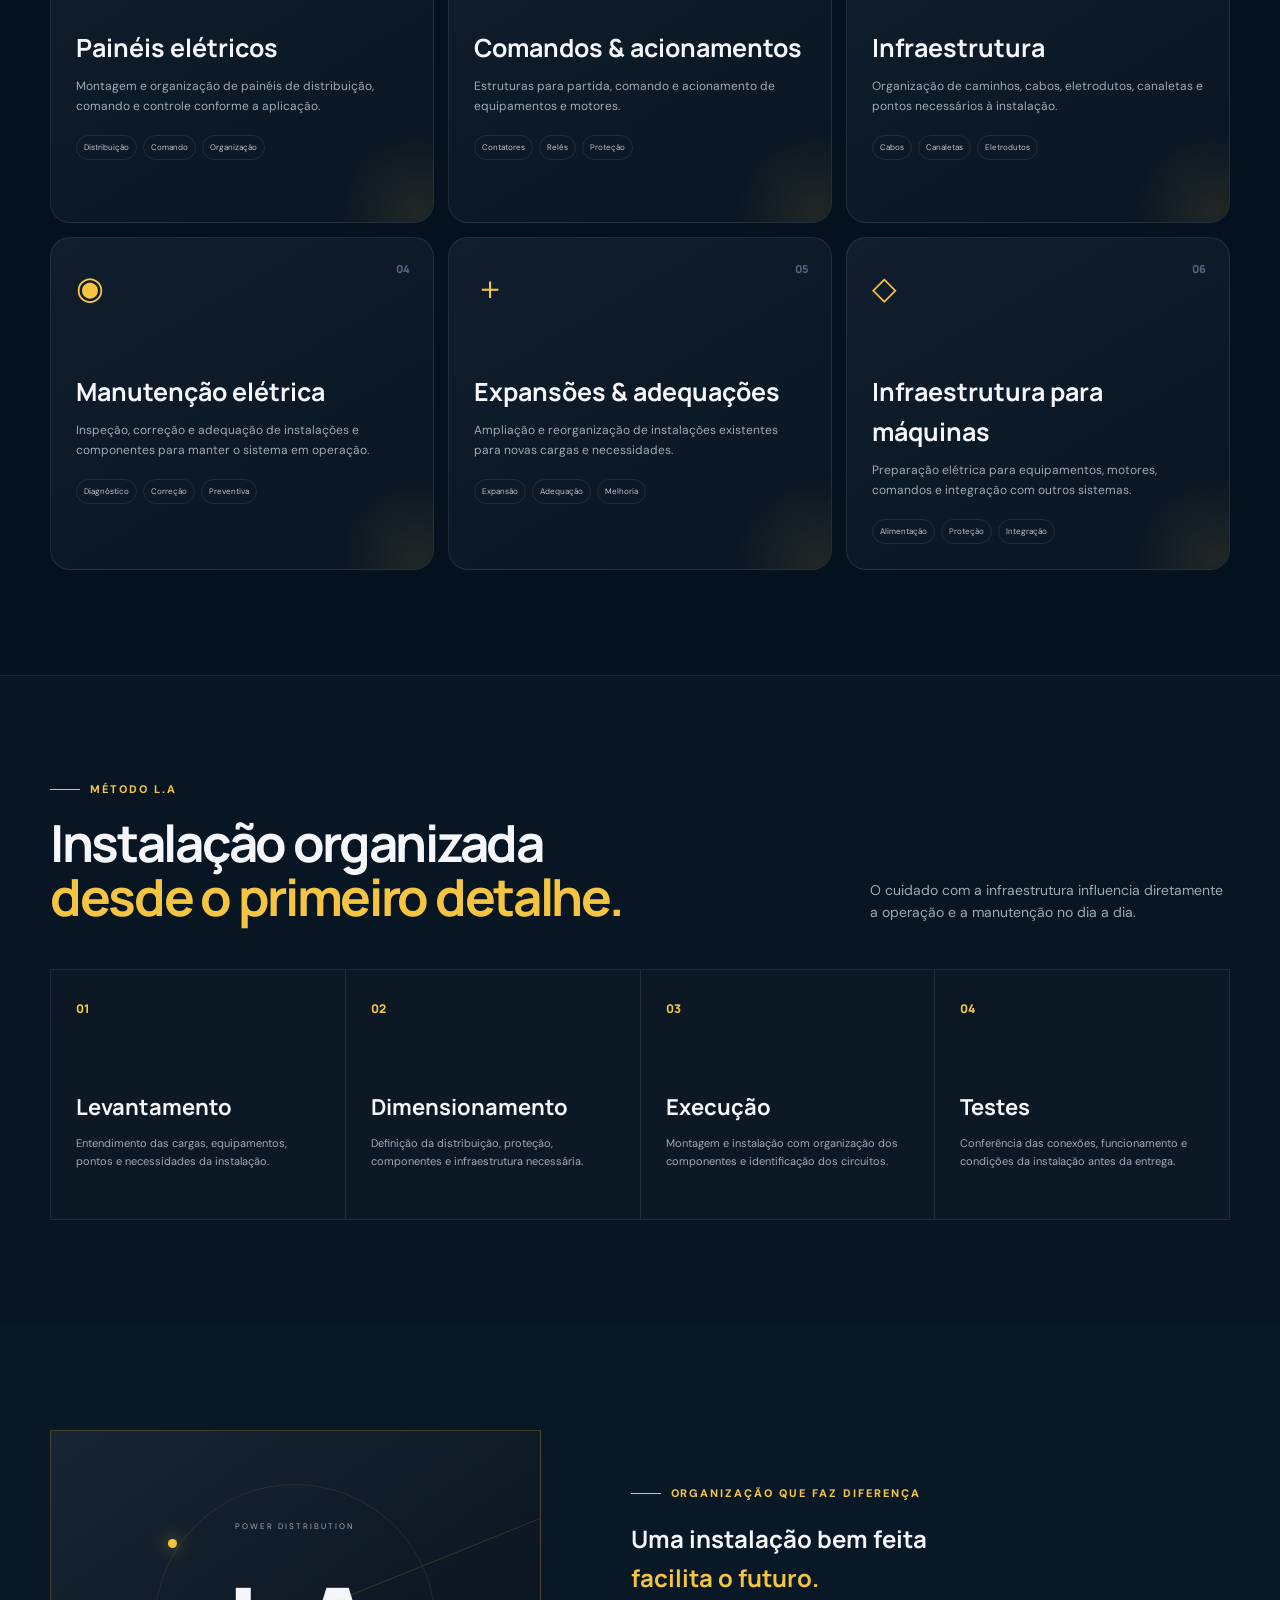
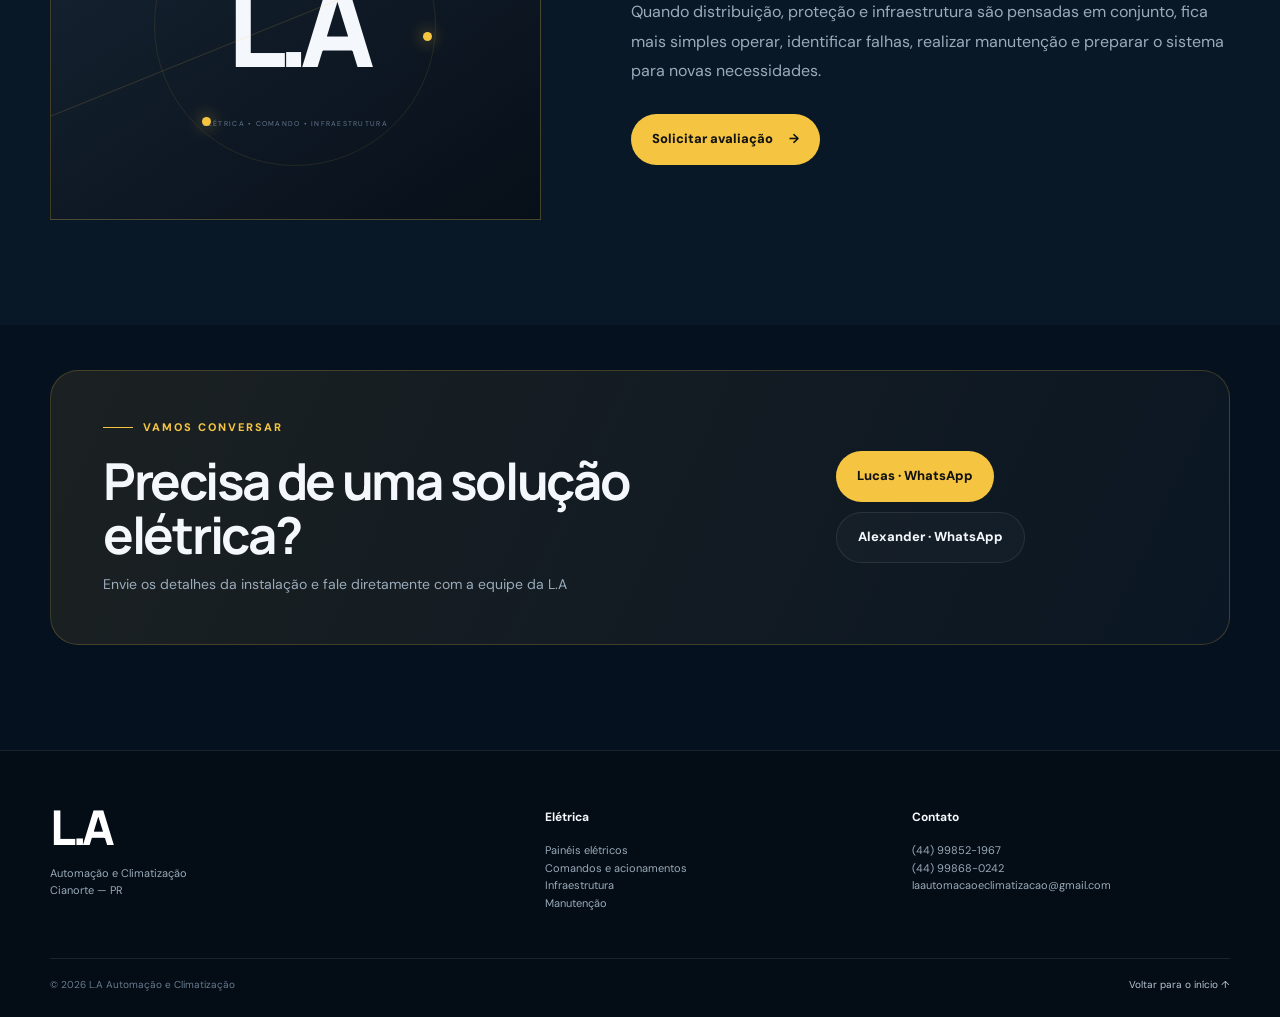
<file: eletrica.html>
<!DOCTYPE html>
<html lang="pt-BR">
<head>
<meta charset="UTF-8"><meta name="viewport" content="width=device-width, initial-scale=1.0">
<meta name="description" content="L.A — soluções elétricas, instalações, painéis, comandos, infraestrutura e manutenção.">
<meta name="theme-color" content="#06111f"><title>Elétrica | L.A</title>
<link rel="stylesheet" href="css/style.css">
</head>
<body>
<header class="header"><div class="container nav">
<a class="logo" href="index.html" aria-label="L.A"><span class="logo-mark">L.A</span></a>
<button class="menu-btn" aria-label="Abrir menu" aria-expanded="false"><span></span><span></span><span></span></button>
<nav class="menu" aria-label="Menu principal">
<a href="index.html">Início</a><a class="active" href="#topo">Elétrica</a><a href="#solucoes">Soluções</a><a href="#processo">Como trabalhamos</a><a class="menu-whatsapp" href="https://wa.me/5544998521967" target="_blank" rel="noopener">WhatsApp ↗</a>
</nav></div></header>
<main>
<section class="electrical-hero" id="topo"><div class="electrical-grid-lines"></div><div class="container electrical-hero-grid">
<div class="hero-copy"><p class="kicker"><span></span> Elétrica</p>
<h1>Energia bem distribuída.<br><em>Instalação com propósito.</em></h1>
<p class="lead">Soluções elétricas para instalações, painéis, comandos, infraestrutura e manutenção, com organização e atenção aos detalhes.</p>
<div class="hero-buttons"><a class="btn primary" href="https://wa.me/5544998521967" target="_blank" rel="noopener">Falar com a L.A <b>→</b></a><a class="btn ghost" href="#solucoes">Ver soluções</a></div>
<div class="hero-stats"><div><strong>PAINÉIS</strong><span>Distribuição</span></div><div><strong>COMANDO</strong><span>Acionamento</span></div><div><strong>MANUT.</strong><span>Confiabilidade</span></div></div></div>
<div class="electrical-visual"><div class="electrical-panel"><div class="ep-top"><span>L.A</span><small>POWER / CONTROL</small></div><div class="breaker-row"><i></i><i></i><i></i><i></i><i></i></div><div class="ep-display"><span>MAIN</span><b>380 V</b><em>READY</em></div><div class="ep-lines"><i></i><i></i><i></i><i></i></div></div><div class="electrical-card ec1"><b>01</b><span>PAINÉIS</span></div><div class="electrical-card ec2"><b>02</b><span>COMANDOS</span></div><div class="electrical-card ec3"><b>03</b><span>INFRAESTRUTURA</span></div></div>
</div></section>
<section class="section electrical-intro"><div class="container two-col"><div><p class="kicker"><span></span> Engenharia elétrica</p><h2>Do ponto de entrada<br>ao <em>equipamento.</em></h2></div><div><p class="large-muted">Uma instalação elétrica precisa fazer sentido antes mesmo de ser energizada. A L.A organiza distribuição, proteção, comandos e infraestrutura de acordo com a aplicação, buscando facilitar a operação, a manutenção e futuras ampliações.</p></div></div></section>
<section class="section electrical-solutions" id="solucoes"><div class="container"><div class="section-head"><div><p class="kicker"><span></span> O que fazemos</p><h2>Soluções elétricas para<br><em>cada etapa da instalação.</em></h2></div><p>Projetos, instalações, adequações e manutenção com foco em organização, segurança e funcionamento.</p></div>
<div class="electrical-cards">
<article><span class="solution-no">01</span><div class="solution-icon">▦</div><h3>Painéis elétricos</h3><p>Montagem e organização de painéis de distribuição, comando e controle conforme a aplicação.</p><div class="mini-list"><span>Distribuição</span><span>Comando</span><span>Organização</span></div></article>
<article><span class="solution-no">02</span><div class="solution-icon">↯</div><h3>Comandos & acionamentos</h3><p>Estruturas para partida, comando e acionamento de equipamentos e motores.</p><div class="mini-list"><span>Contatores</span><span>Relés</span><span>Proteção</span></div></article>
<article><span class="solution-no">03</span><div class="solution-icon">⌁</div><h3>Infraestrutura</h3><p>Organização de caminhos, cabos, eletrodutos, canaletas e pontos necessários à instalação.</p><div class="mini-list"><span>Cabos</span><span>Canaletas</span><span>Eletrodutos</span></div></article>
<article><span class="solution-no">04</span><div class="solution-icon">◉</div><h3>Manutenção elétrica</h3><p>Inspeção, correção e adequação de instalações e componentes para manter o sistema em operação.</p><div class="mini-list"><span>Diagnóstico</span><span>Correção</span><span>Preventiva</span></div></article>
<article><span class="solution-no">05</span><div class="solution-icon">＋</div><h3>Expansões & adequações</h3><p>Ampliação e reorganização de instalações existentes para novas cargas e necessidades.</p><div class="mini-list"><span>Expansão</span><span>Adequação</span><span>Melhoria</span></div></article>
<article><span class="solution-no">06</span><div class="solution-icon">◇</div><h3>Infraestrutura para máquinas</h3><p>Preparação elétrica para equipamentos, motores, comandos e integração com outros sistemas.</p><div class="mini-list"><span>Alimentação</span><span>Proteção</span><span>Integração</span></div></article>
</div></div></section>
<section class="section process-section electrical-process" id="processo"><div class="container"><div class="section-head"><div><p class="kicker"><span></span> Método L.A</p><h2>Instalação organizada<br><em>desde o primeiro detalhe.</em></h2></div><p>O cuidado com a infraestrutura influencia diretamente a operação e a manutenção no dia a dia.</p></div>
<div class="process-grid"><div class="process-item"><strong>01</strong><h3>Levantamento</h3><p>Entendimento das cargas, equipamentos, pontos e necessidades da instalação.</p></div><div class="process-item"><strong>02</strong><h3>Dimensionamento</h3><p>Definição da distribuição, proteção, componentes e infraestrutura necessária.</p></div><div class="process-item"><strong>03</strong><h3>Execução</h3><p>Montagem e instalação com organização dos componentes e identificação dos circuitos.</p></div><div class="process-item"><strong>04</strong><h3>Testes</h3><p>Conferência das conexões, funcionamento e condições da instalação antes da entrega.</p></div></div></div></section>
<section class="section electrical-highlight"><div class="container highlight-grid"><div class="electrical-highlight-panel"><span>POWER DISTRIBUTION</span><strong>L.A</strong><small>ELÉTRICA • COMANDO • INFRAESTRUTURA</small><div class="electrical-highlight-lines"></div><div class="terminal t1"></div><div class="terminal t2"></div><div class="terminal t3"></div></div><div><p class="kicker"><span></span> Organização que faz diferença</p><h2>Uma instalação bem feita<br><em>facilita o futuro.</em></h2><p class="large-muted">Quando distribuição, proteção e infraestrutura são pensadas em conjunto, fica mais simples operar, identificar falhas, realizar manutenção e preparar o sistema para novas necessidades.</p><a class="btn primary" href="https://wa.me/5544998521967" target="_blank" rel="noopener">Solicitar avaliação <b>→</b></a></div></div></section>
<section class="cta section"><div class="container"><div class="cta-box"><div><p class="kicker"><span></span> Vamos conversar</p><h2>Precisa de uma solução elétrica?</h2><p>Envie os detalhes da instalação e fale diretamente com a equipe da L.A</p></div><div class="cta-actions"><a class="btn primary" href="https://wa.me/5544998521967" target="_blank" rel="noopener">Lucas · WhatsApp</a><a class="btn ghost" href="https://wa.me/5544998680242" target="_blank" rel="noopener">Alexander · WhatsApp</a></div></div></div></section>
</main>
<footer class="footer"><div class="container footer-grid"><div><div class="footer-brand">L.A</div><p>Automação e Climatização<br>Cianorte — PR</p></div><div><strong>Elétrica</strong><p>Painéis elétricos<br>Comandos e acionamentos<br>Infraestrutura<br>Manutenção</p></div><div><strong>Contato</strong><p>(44) 99852-1967<br>(44) 99868-0242<br>laautomacaoeclimatizacao@gmail.com</p></div></div><div class="container footer-bottom"><span>© 2026 L.A Automação e Climatização</span><a href="index.html">Voltar para o início ↑</a></div></footer>
<script src="js/script.js"></script>
</body></html>
</file>
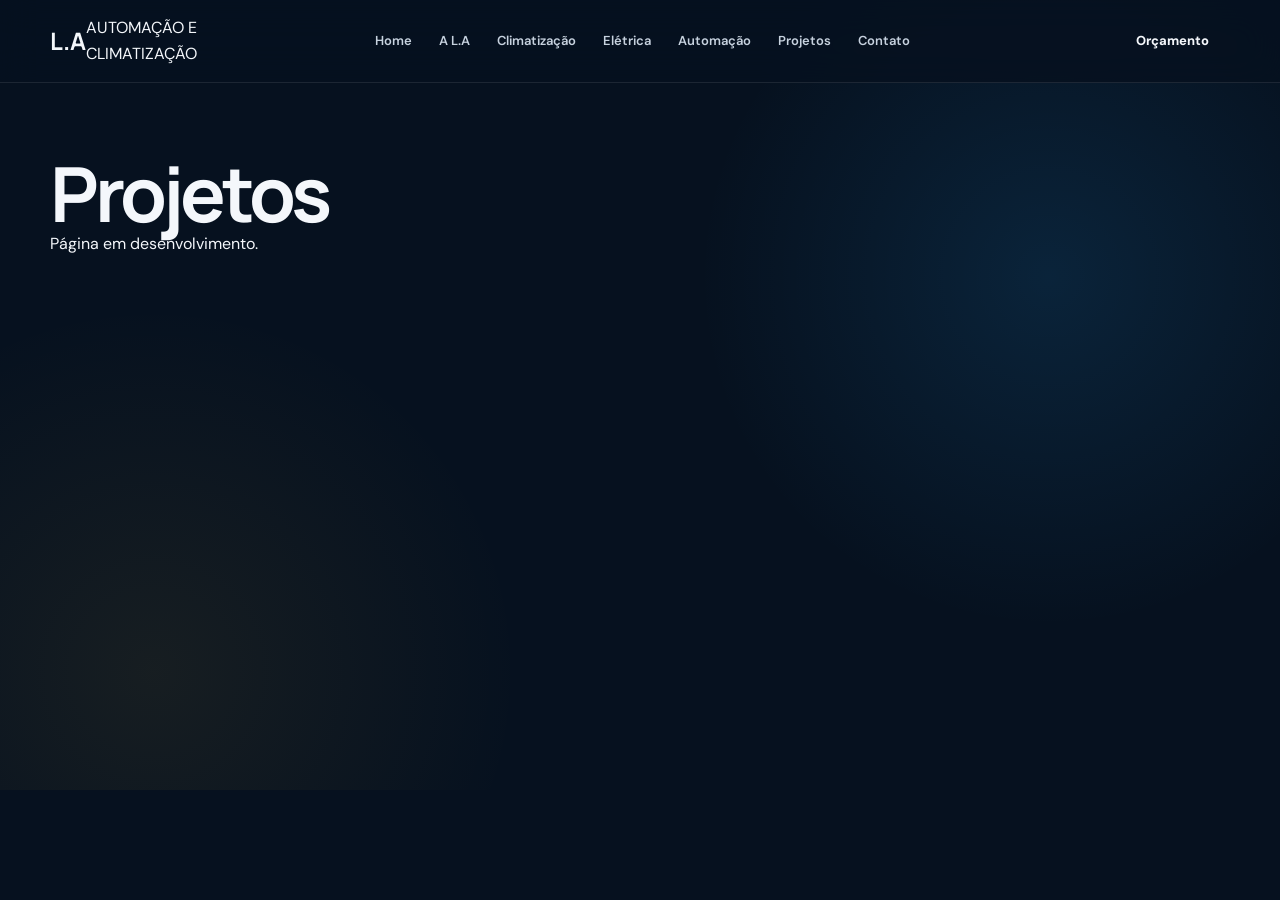
<file: projetos.html>
<!DOCTYPE html><html><head><meta charset='UTF-8'><meta name='viewport' content='width=device-width,initial-scale=1'><title>Projetos</title><link rel='stylesheet' href='css/style.css'></head><body><header class='header'><div class='container nav'><a class='logo' href='index.html'><h2>L.A</h2><span>AUTOMAÇÃO E CLIMATIZAÇÃO</span></a><nav class='menu'><a href='index.html'>Home</a><a href='sobre.html'>A L.A</a><a href='climatizacao.html'>Climatização</a><a href='eletrica.html'>Elétrica</a><a href='automacao.html'>Automação</a><a href='projetos.html'>Projetos</a><a href='contato.html'>Contato</a></nav><a class='btn' href='contato.html'>Orçamento</a></div></header><section class='hero'><div class='container'><h1>Projetos</h1><p>Página em desenvolvimento.</p></div></section></body></html>
</file>
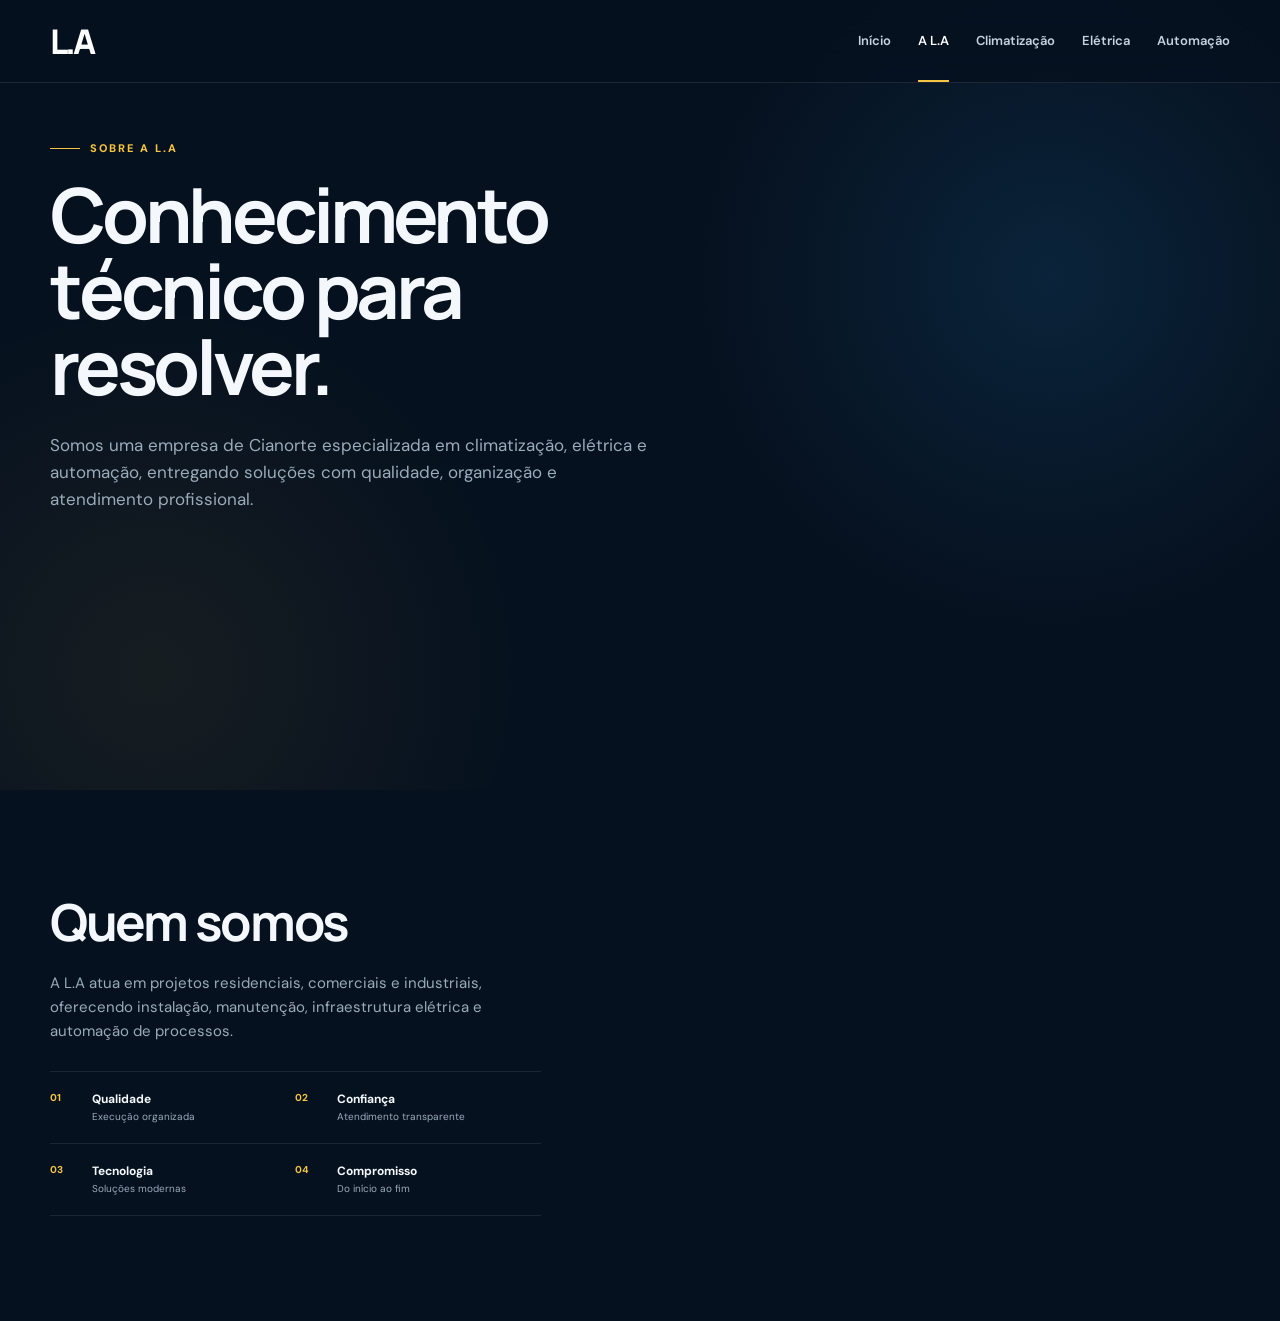
<file: sobre.html>
<!DOCTYPE html>
<html lang="pt-BR">
<head>
<meta charset="UTF-8">
<meta name="viewport" content="width=device-width, initial-scale=1.0">
<title>A L.A | Automação e Climatização</title>
<link rel="stylesheet" href="css/style.css">
</head>
<body>
<header class="header">
  <div class="container nav">
    <a class="logo" href="index.html"><span class="logo-mark">L.A</span></a>
    <nav class="menu">
      <a href="index.html">Início</a>
      <a class="active" href="sobre.html">A L.A</a>
      <a href="climatizacao.html">Climatização</a>
      <a href="eletrica.html">Elétrica</a>
      <a href="automacao.html">Automação</a>
    </nav>
  </div>
</header>
<main>
<section class="hero" style="padding-top:140px">
  <div class="container hero-content">
    <div class="hero-copy">
      <p class="kicker"><span></span> Sobre a L.A</p>
      <h1>Conhecimento técnico para resolver.</h1>
      <p class="lead">Somos uma empresa de Cianorte especializada em climatização, elétrica e automação, entregando soluções com qualidade, organização e atendimento profissional.</p>
    </div>
  </div>
</section>

<section class="company section">
  <div class="container company-grid">
    <div class="company-copy">
      <h2>Quem somos</h2>
      <p>A L.A atua em projetos residenciais, comerciais e industriais, oferecendo instalação, manutenção, infraestrutura elétrica e automação de processos.</p>
      <div class="quality-grid">
        <div><b>01</b><strong>Qualidade</strong><span>Execução organizada</span></div>
        <div><b>02</b><strong>Confiança</strong><span>Atendimento transparente</span></div>
        <div><b>03</b><strong>Tecnologia</strong><span>Soluções modernas</span></div>
        <div><b>04</b><strong>Compromisso</strong><span>Do início ao fim</span></div>
      </div>
    </div>
  </div>
</section>
</main>
</body>
</html>
</file>
<file: css/style.css>
@import url('https://fonts.googleapis.com/css2?family=DM+Sans:wght@400;500;600;700&family=Manrope:wght@500;600;700;800&display=swap');

:root {
  --bg:#06111f; --bg2:#091827; --surface:#0c1b2c; --surface2:#102338;
  --text:#f4f7fb; --muted:#9aabba; --line:rgba(255,255,255,.09);
  --gold:#f5c542; --blue:#27a9ff; --max:1180px;
}
*{box-sizing:border-box;margin:0;padding:0}
html{scroll-behavior:smooth}
body{background:var(--bg);color:var(--text);font-family:"DM Sans",sans-serif;line-height:1.6;overflow-x:hidden}
a{color:inherit;text-decoration:none}
.container{width:min(var(--max),calc(100% - 40px));margin:auto}
.header{position:fixed;top:0;left:0;right:0;z-index:50;background:rgba(6,17,31,.84);backdrop-filter:blur(18px);border-bottom:1px solid var(--line)}
.nav{height:82px;display:flex;align-items:center;justify-content:space-between;gap:30px}
.logo{width:210px;height:57px;display:flex;align-items:center;overflow:hidden}
.logo img{width:100%;height:100%;object-fit:cover;object-position:center 28%;mix-blend-mode:screen}
.menu{display:flex;align-items:center;gap:27px}
.menu a{font-size:13px;font-weight:600;color:#c7d2df;transition:.2s}
.menu a:hover,.menu a.active{color:#fff}
.menu a.active{position:relative}
.menu a.active:after{content:"";position:absolute;left:0;right:0;bottom:-31px;height:2px;background:var(--gold)}
.menu-whatsapp{border:1px solid rgba(245,197,66,.45);color:var(--gold)!important;border-radius:999px;padding:10px 15px}
.menu-btn{display:none;border:0;background:none;width:40px}
.menu-btn span{display:block;height:2px;background:#fff;margin:6px 0}

.hero{min-height:790px;padding:155px 0 80px;position:relative;overflow:hidden}
.hero:before{content:"";position:absolute;inset:0;background:radial-gradient(circle at 82% 35%,rgba(39,169,255,.12),transparent 30%),radial-gradient(circle at 12% 85%,rgba(245,197,66,.07),transparent 28%)}
.hero-grid-lines{position:absolute;inset:0;opacity:.18;background-image:linear-gradient(rgba(255,255,255,.035) 1px,transparent 1px),linear-gradient(90deg,rgba(255,255,255,.035) 1px,transparent 1px);background-size:70px 70px;mask-image:linear-gradient(to bottom,black,transparent 90%)}
.hero-content{position:relative;z-index:2;display:grid;grid-template-columns:1fr .8fr;gap:80px;align-items:center}
.kicker{font-size:11px;letter-spacing:.18em;text-transform:uppercase;font-weight:800;color:var(--gold);display:flex;align-items:center;gap:10px;margin-bottom:18px}
.kicker span{display:inline-block;width:30px;height:1px;background:var(--gold)}
h1,h2,h3{font-family:"Manrope",sans-serif}
h1{font-size:clamp(48px,6vw,76px);line-height:1;letter-spacing:-.055em}
h1 em,h2 em{font-style:normal;color:var(--gold)}
.lead{color:var(--muted);font-size:17px;max-width:650px;margin:28px 0 32px}
.hero-buttons{display:flex;gap:12px;flex-wrap:wrap}
.btn{min-height:51px;padding:0 21px;border-radius:999px;display:inline-flex;align-items:center;justify-content:center;gap:16px;font-size:13px;font-weight:800;transition:.2s}
.btn:hover{transform:translateY(-2px)}
.btn.primary{background:var(--gold);color:#111}
.btn.primary:hover{background:#ffd75e}
.btn.ghost{border:1px solid var(--line);background:rgba(255,255,255,.025)}
.hero-stats{display:flex;gap:32px;margin-top:48px;padding-top:22px;border-top:1px solid var(--line)}
.hero-stats div{display:grid;gap:2px}
.hero-stats strong{font:800 20px "Manrope";color:var(--gold)}
.hero-stats span{font-size:11px;color:var(--muted)}

.hero-panel{height:480px;position:relative;display:grid;place-items:center}
.panel-core{width:190px;height:190px;border:1px solid rgba(245,197,66,.45);border-radius:50%;display:grid;place-items:center;align-content:center;background:radial-gradient(circle,rgba(245,197,66,.12),rgba(8,22,37,.96) 65%);box-shadow:0 0 100px rgba(39,169,255,.12)}
.core-mark{font:800 54px "Manrope";letter-spacing:-.08em;color:#fff}
.core-line{width:80px;height:1px;background:var(--gold);margin:9px 0}
.panel-core span{font-size:8px;letter-spacing:.16em;color:var(--muted)}
.panel-orbit{position:absolute;border:1px solid rgba(39,169,255,.18);border-radius:50%;transform:rotate(-15deg)}
.orbit-one{width:390px;height:250px}
.orbit-two{width:300px;height:420px;transform:rotate(62deg);border-color:rgba(245,197,66,.16)}
.panel-chip{position:absolute;padding:13px 16px;border:1px solid var(--line);border-radius:13px;background:rgba(11,27,44,.92);box-shadow:0 18px 50px rgba(0,0,0,.3);display:flex;gap:10px;align-items:center;color:var(--gold);font-size:18px}
.panel-chip span{color:#dbe4ee;font-size:11px;font-weight:700}
.chip-top{top:65px;left:25px}.chip-right{right:0;top:195px}.chip-bottom{bottom:70px;left:55px}

.section{padding:105px 0}
.sectors{background:var(--bg2);border-block:1px solid rgba(255,255,255,.05)}
.section-head{display:grid;grid-template-columns:1fr 360px;gap:50px;align-items:end;margin-bottom:45px}
.section-head h2,.company-copy h2,.cta h2{font-size:clamp(34px,4vw,51px);line-height:1.05;letter-spacing:-.045em}
.section-head>p{color:var(--muted);font-size:14px}
.sector-grid{display:grid;grid-template-columns:repeat(3,1fr);gap:15px}
.sector{min-height:470px;position:relative;overflow:hidden;padding:28px;border:1px solid var(--line);border-radius:24px;background:var(--surface);display:flex;flex-direction:column;transition:.3s}
.sector:hover{transform:translateY(-7px);border-color:rgba(245,197,66,.38)}
.sector:after{content:"";position:absolute;inset:auto -30% -30% -20%;height:240px;background:radial-gradient(circle,rgba(245,197,66,.13),transparent 65%);pointer-events:none}
.sector.climate{background:linear-gradient(160deg,rgba(39,169,255,.13),rgba(12,27,44,.96) 55%)}
.sector.electric{background:linear-gradient(160deg,rgba(245,197,66,.11),rgba(12,27,44,.96) 55%)}
.sector.automation{background:linear-gradient(160deg,rgba(120,93,255,.12),rgba(12,27,44,.96) 55%)}
.sector-number{position:absolute;right:27px;top:26px;color:#52677d;font:800 12px "Manrope"}
.sector-icon{font-size:38px;color:var(--gold);margin-bottom:auto}
.sector-body{position:relative;z-index:2}
.sector-label{font-size:9px;letter-spacing:.16em;color:#91a2b4;font-weight:800}
.sector h3{font-size:34px;letter-spacing:-.04em;margin:6px 0 11px}
.sector p{font-size:13px;color:var(--muted);max-width:310px}
.sector-tags{display:flex;flex-wrap:wrap;gap:6px;margin:20px 0}
.sector-tags span{font-size:9px;padding:5px 8px;border-radius:999px;border:1px solid var(--line);color:#c1cbd7}
.sector-link{font-size:12px;color:var(--gold);display:flex;justify-content:space-between;align-items:center;padding-top:17px;border-top:1px solid var(--line)}

.company-grid{display:grid;grid-template-columns:.9fr 1.1fr;gap:90px;align-items:center}
.company-visual{min-height:420px;display:grid;place-items:center}
.technical-box{height:370px;width:min(100%,450px);position:relative;border:1px solid rgba(39,169,255,.24);background:linear-gradient(145deg,#0c1c2e,#07111e);overflow:hidden}
.technical-box:before,.technical-box:after{content:"";position:absolute;background:rgba(39,169,255,.1)}
.technical-box:before{width:100%;height:1px;top:50%}.technical-box:after{height:100%;width:1px;left:50%}
.corner{position:absolute;width:35px;height:35px;border-color:var(--gold)}
.c1{left:15px;top:15px;border-left:1px solid;border-top:1px solid}.c2{right:15px;top:15px;border-right:1px solid;border-top:1px solid}.c3{left:15px;bottom:15px;border-left:1px solid;border-bottom:1px solid}.c4{right:15px;bottom:15px;border-right:1px solid;border-bottom:1px solid}
.technical-center{position:absolute;inset:0;display:grid;place-items:center;align-content:center;text-align:center}
.big-la{font:800 90px "Manrope";letter-spacing:-.08em}.technical-line{width:120px;height:1px;background:var(--gold);margin:10px auto}.technical-center small{font-size:8px;letter-spacing:.2em;color:var(--muted)}
.tech-code{position:absolute;font:700 8px monospace;color:#60758b;letter-spacing:.1em}.code-a{top:32px;left:50px}.code-b{right:40px;top:32px}.code-c{bottom:32px;left:50px}
.company-copy>p:not(.kicker){color:var(--muted);font-size:15px;margin:22px 0 28px;max-width:620px}
.quality-grid{display:grid;grid-template-columns:1fr 1fr;border-top:1px solid var(--line)}
.quality-grid div{padding:18px 10px 18px 0;border-bottom:1px solid var(--line);display:grid;grid-template-columns:32px 1fr;column-gap:10px}
.quality-grid b{color:var(--gold);font-size:10px;grid-row:span 2}.quality-grid strong{font-size:12px}.quality-grid span{font-size:10px;color:var(--muted)}

.projects{background:#081522;border-top:1px solid var(--line)}
.section-head.compact{margin-bottom:32px}
.project-placeholder{display:grid;grid-template-columns:repeat(3,1fr);gap:14px}
.placeholder-card{height:260px;border:1px solid var(--line);border-radius:20px;background:linear-gradient(145deg,#11283e,#091625);display:flex;flex-direction:column;justify-content:end;padding:24px;position:relative;overflow:hidden}
.placeholder-card:before{content:"";position:absolute;width:180px;height:180px;border-radius:50%;background:rgba(39,169,255,.1);filter:blur(10px);top:25px;right:20px}
.placeholder-card span{font-size:35px;color:var(--gold);position:relative}.placeholder-card strong{font:700 21px "Manrope";position:relative;margin-top:8px}.placeholder-card small{color:var(--muted);font-size:11px;position:relative}

.cta{padding-top:45px}.cta-box{padding:48px 52px;border:1px solid rgba(245,197,66,.2);border-radius:28px;background:linear-gradient(115deg,rgba(245,197,66,.09),rgba(255,255,255,.025));display:flex;justify-content:space-between;align-items:center;gap:35px}.cta-box p:last-child{color:var(--muted);font-size:14px;margin-top:12px}.cta-actions{display:flex;gap:10px;flex-wrap:wrap}

.footer{background:#040c15;border-top:1px solid var(--line);padding:52px 0 24px}.footer-grid{display:grid;grid-template-columns:1.4fr 1fr 1fr;gap:50px;padding-bottom:45px}.footer-logo{width:245px;height:65px;object-fit:cover;object-position:center 28%;mix-blend-mode:screen}.footer-grid>div>p{color:var(--muted);font-size:11px;margin-top:14px}.footer-grid strong{font-size:12px}.footer-bottom{border-top:1px solid var(--line);padding-top:18px;display:flex;justify-content:space-between;color:#697c91;font-size:10px}.footer-bottom a{color:#b8c6d5}

@media(max-width:980px){
  .menu{gap:17px}.menu a{font-size:11px}
  .hero-content,.company-grid{grid-template-columns:1fr;gap:45px}.hero-copy{text-align:center;margin:auto}.kicker{justify-content:center}.hero-buttons,.hero-stats{justify-content:center}.hero-panel{max-width:600px;width:100%;margin:auto}
  .section-head{grid-template-columns:1fr;gap:15px}.sector-grid{grid-template-columns:1fr 1fr}.sector:last-child{grid-column:1/-1}
}
@media(max-width:720px){
  .container{width:calc(100% - 28px)}.nav{height:72px}.logo{width:175px;height:49px}.menu-btn{display:block}.menu{display:none;position:absolute;top:72px;left:14px;right:14px;padding:16px;flex-direction:column;align-items:stretch;gap:3px;background:#0b1929;border:1px solid var(--line);border-radius:18px}.menu.open{display:flex}.menu a{padding:11px;font-size:13px}.menu a.active:after{display:none}.menu-whatsapp{text-align:center}
  .hero{padding:125px 0 65px;min-height:auto}.hero-content{gap:15px}h1{font-size:clamp(42px,12vw,60px)}.lead{font-size:14px}.hero-stats{gap:18px;flex-wrap:wrap}.hero-panel{height:390px}.panel-core{width:155px;height:155px}.core-mark{font-size:43px}.orbit-one{width:300px;height:200px}.orbit-two{width:240px;height:330px}.chip-top{left:0;top:30px}.chip-right{right:0;top:160px}.chip-bottom{left:20px;bottom:35px}
  .section{padding:75px 0}.sector-grid{grid-template-columns:1fr}.sector:last-child{grid-column:auto}.sector{min-height:390px}.company-grid{gap:35px}.company-visual{min-height:330px}.technical-box{height:310px}.big-la{font-size:70px}.quality-grid{grid-template-columns:1fr}.project-placeholder{grid-template-columns:1fr}.placeholder-card{height:190px}.cta-box{padding:32px 24px;align-items:flex-start;flex-direction:column}.cta-actions{width:100%}.cta-actions .btn{width:100%}.footer-grid{grid-template-columns:1fr;gap:27px}.footer-bottom{flex-direction:column;gap:10px}
}

/* Identidade L.A — marca textual */
.logo-mark{font:800 34px/1 "Manrope",sans-serif;letter-spacing:-.09em;color:#fff;display:inline-block}.footer-brand{font:800 48px/1 "Manrope",sans-serif;letter-spacing:-.09em;color:#fff}.logo{width:120px;height:57px;overflow:visible}

/* Página Automação */
.automation-hero{min-height:790px;padding:155px 0 80px;position:relative;overflow:hidden;background:radial-gradient(circle at 78% 42%,rgba(39,169,255,.08),transparent 30%)}
.automation-hero-grid{position:relative;z-index:2;display:grid;grid-template-columns:1fr .95fr;gap:55px;align-items:center}.automation-hero h1{font-size:clamp(48px,6vw,78px)}
.automation-visual{height:500px;position:relative;display:grid;place-items:center}.automation-board{width:360px;height:420px;border:1px solid rgba(39,169,255,.35);border-radius:18px;background:linear-gradient(145deg,#0d2236,#06101c);box-shadow:0 30px 100px rgba(0,0,0,.4),0 0 90px rgba(39,169,255,.08);padding:22px;position:relative;overflow:hidden}.automation-board:before{content:"";position:absolute;inset:0;background:linear-gradient(transparent 96%,rgba(39,169,255,.1) 100%);background-size:100% 18px;opacity:.3}.board-top{display:flex;justify-content:space-between;align-items:center;border-bottom:1px solid var(--line);padding-bottom:16px;position:relative}.board-top span{font:800 28px "Manrope";letter-spacing:-.08em}.board-top small{font-size:7px;letter-spacing:.13em;color:var(--muted)}.board-grid{display:grid;grid-template-columns:repeat(3,1fr);gap:12px;margin-top:28px;position:relative}.board-grid i{height:62px;border:1px solid rgba(255,255,255,.08);border-radius:8px;background:linear-gradient(145deg,#10283d,#0a1827);position:relative}.board-grid i:after{content:"";position:absolute;width:7px;height:7px;border-radius:50%;background:var(--gold);top:9px;right:9px;box-shadow:0 0 14px rgba(245,197,66,.7)}.board-screen{height:85px;margin-top:18px;border:1px solid rgba(245,197,66,.28);border-radius:9px;padding:14px;display:grid;grid-template-columns:1fr auto;grid-template-rows:1fr 1fr;background:rgba(0,0,0,.18);position:relative}.board-screen b{font-size:9px;letter-spacing:.16em;color:#9eafc0}.board-screen span{font-size:9px;color:var(--gold)}.board-screen em{font:700 30px monospace;color:#fff;grid-column:1/-1;font-style:normal}.signal{position:absolute;height:1px;background:var(--gold);opacity:.7;box-shadow:0 0 12px rgba(245,197,66,.55)}.s1{width:70px;left:-50px;top:125px}.s2{width:110px;right:-70px;top:230px}.s3{width:85px;left:-65px;bottom:105px}.float-card{position:absolute;padding:14px 17px;border:1px solid var(--line);border-radius:12px;background:rgba(9,23,38,.94);box-shadow:0 18px 50px rgba(0,0,0,.3);display:flex;align-items:center;gap:12px}.float-card b{font:800 13px "Manrope";color:var(--gold)}.float-card span{font-size:10px;font-weight:800;letter-spacing:.08em}.fc1{left:5px;top:70px}.fc2{right:-5px;top:210px}.fc3{left:35px;bottom:55px}
.automation-intro{background:var(--bg2);border-block:1px solid rgba(255,255,255,.05)}.two-col{display:grid;grid-template-columns:1fr 1fr;gap:90px;align-items:center}.two-col h2,.automation-solutions h2,.process-section h2,.automation-highlight h2{font-size:clamp(36px,4vw,53px);line-height:1.05;letter-spacing:-.045em}.large-muted{font-size:16px;color:var(--muted);max-width:650px;line-height:1.85}.automation-cards{display:grid;grid-template-columns:repeat(3,1fr);gap:14px}.automation-cards article{min-height:330px;border:1px solid var(--line);border-radius:20px;background:linear-gradient(150deg,#0d2033,#091522);padding:25px;position:relative;overflow:hidden;transition:.3s}.automation-cards article:hover{transform:translateY(-6px);border-color:rgba(245,197,66,.35)}.automation-cards article:after{content:"";position:absolute;width:170px;height:170px;right:-70px;bottom:-75px;background:radial-gradient(circle,rgba(39,169,255,.12),transparent 68%)}.solution-no{position:absolute;right:23px;top:23px;font:800 11px "Manrope";color:#52677d}.solution-icon{font-size:32px;color:var(--gold);margin-bottom:58px}.automation-cards h3{font-size:25px;margin-bottom:9px;position:relative}.automation-cards p{font-size:12px;color:var(--muted);position:relative}.mini-list{display:flex;gap:6px;flex-wrap:wrap;margin-top:19px;position:relative}.mini-list span{font-size:8px;padding:5px 7px;border:1px solid var(--line);border-radius:999px;color:#b8c5d2}.process-section{background:#081522;border-top:1px solid var(--line)}.process-grid{display:grid;grid-template-columns:repeat(4,1fr);border-top:1px solid var(--line);border-left:1px solid var(--line)}.process-item{min-height:250px;padding:25px;border-right:1px solid var(--line);border-bottom:1px solid var(--line);background:rgba(255,255,255,.015)}.process-item strong{font:800 12px "Manrope";color:var(--gold)}.process-item h3{font-size:22px;margin:70px 0 10px}.process-item p{font-size:11px;color:var(--muted)}.automation-highlight{background:var(--bg2)}.highlight-grid{display:grid;grid-template-columns:.9fr 1.1fr;gap:90px;align-items:center}.highlight-panel{height:390px;border:1px solid rgba(39,169,255,.25);background:linear-gradient(145deg,#0b2034,#06101b);display:flex;flex-direction:column;align-items:center;justify-content:center;position:relative;overflow:hidden}.highlight-panel span{font-size:8px;letter-spacing:.25em;color:var(--muted)}.highlight-panel strong{font:800 110px "Manrope";letter-spacing:-.1em;margin:18px 0}.highlight-panel small{font-size:7px;letter-spacing:.18em;color:#64788d}.highlight-lines{position:absolute;width:140%;height:1px;background:rgba(39,169,255,.13);transform:rotate(-22deg);top:48%}.highlight-panel:after{content:"";position:absolute;width:280px;height:280px;border:1px solid rgba(245,197,66,.12);border-radius:50%}.automation-highlight .btn{margin-top:28px}
@media(max-width:980px){.automation-hero-grid,.two-col,.highlight-grid{grid-template-columns:1fr;gap:45px}.automation-copy{text-align:center}.automation-visual{max-width:600px;margin:auto}.automation-cards{grid-template-columns:1fr 1fr}.automation-cards article:last-child{grid-column:1/-1}.process-grid{grid-template-columns:1fr 1fr}}
@media(max-width:720px){.logo-mark{font-size:30px}.automation-hero{padding:120px 0 60px;min-height:auto}.automation-hero-grid{gap:10px}.automation-visual{height:430px}.automation-board{width:290px;height:350px;padding:17px}.board-grid{gap:8px;margin-top:20px}.board-grid i{height:50px}.board-screen{height:70px}.float-card{padding:10px 12px}.float-card span{font-size:8px}.fc1{left:-3px;top:45px}.fc2{right:-3px;top:175px}.fc3{left:10px;bottom:38px}.automation-cards{grid-template-columns:1fr}.automation-cards article:last-child{grid-column:auto}.process-grid{grid-template-columns:1fr}.process-item{min-height:190px}.process-item h3{margin-top:45px}.highlight-panel{height:300px}.highlight-panel strong{font-size:85px}.two-col,.highlight-grid{gap:30px}}

/* Página Elétrica */
.electrical-hero{min-height:790px;padding:155px 0 80px;position:relative;overflow:hidden;background:radial-gradient(circle at 78% 42%,rgba(245,197,66,.075),transparent 30%)}
.electrical-hero-grid{position:relative;z-index:2;display:grid;grid-template-columns:1fr .95fr;gap:55px;align-items:center}.electrical-hero h1{font-size:clamp(46px,5.7vw,76px)}
.electrical-visual{height:500px;position:relative;display:grid;place-items:center}.electrical-panel{width:360px;height:420px;border:1px solid rgba(245,197,66,.3);border-radius:16px;background:linear-gradient(145deg,#172333,#070f18);box-shadow:0 30px 100px rgba(0,0,0,.45),0 0 90px rgba(245,197,66,.06);padding:22px;position:relative;overflow:hidden}.electrical-panel:before{content:"";position:absolute;inset:0;background:repeating-linear-gradient(0deg,transparent 0 19px,rgba(255,255,255,.025) 20px);opacity:.45}.ep-top{display:flex;justify-content:space-between;align-items:center;border-bottom:1px solid var(--line);padding-bottom:16px;position:relative}.ep-top span{font:800 28px "Manrope";letter-spacing:-.08em}.ep-top small{font-size:7px;letter-spacing:.13em;color:var(--muted)}.breaker-row{display:grid;grid-template-columns:repeat(5,1fr);gap:8px;margin-top:28px;position:relative}.breaker-row i{height:105px;border:1px solid rgba(255,255,255,.1);border-radius:5px;background:linear-gradient(180deg,#25384a,#101d2b);position:relative}.breaker-row i:before{content:"";position:absolute;left:50%;top:13px;transform:translateX(-50%);width:7px;height:44px;border-radius:3px;background:#07111b;box-shadow:0 0 0 1px rgba(245,197,66,.18)}.breaker-row i:after{content:"";position:absolute;left:50%;bottom:12px;transform:translateX(-50%);width:4px;height:4px;border-radius:50%;background:var(--gold);box-shadow:0 0 12px rgba(245,197,66,.8)}.ep-display{height:78px;margin-top:18px;border:1px solid rgba(245,197,66,.25);border-radius:8px;padding:12px;display:grid;grid-template-columns:1fr auto;grid-template-rows:1fr 1fr;background:rgba(0,0,0,.2);position:relative}.ep-display span{font-size:8px;letter-spacing:.16em;color:#8ea1b4}.ep-display b{font:700 14px monospace;color:var(--gold)}.ep-display em{font:700 20px monospace;font-style:normal;grid-column:1/-1}.ep-lines{display:flex;gap:8px;position:absolute;left:22px;right:22px;bottom:23px}.ep-lines i{height:2px;flex:1;background:linear-gradient(90deg,rgba(245,197,66,.05),var(--gold),rgba(245,197,66,.05));box-shadow:0 0 9px rgba(245,197,66,.35)}.electrical-card{position:absolute;padding:14px 17px;border:1px solid var(--line);border-radius:12px;background:rgba(9,23,38,.94);box-shadow:0 18px 50px rgba(0,0,0,.3);display:flex;align-items:center;gap:12px}.electrical-card b{font:800 13px "Manrope";color:var(--gold)}.electrical-card span{font-size:10px;font-weight:800;letter-spacing:.08em}.ec1{left:5px;top:70px}.ec2{right:-5px;top:210px}.ec3{left:35px;bottom:55px}.electrical-intro{background:var(--bg2);border-block:1px solid rgba(255,255,255,.05)}.electrical-solutions{background:var(--bg)}.electrical-cards{display:grid;grid-template-columns:repeat(3,1fr);gap:14px}.electrical-cards article{min-height:330px;border:1px solid var(--line);border-radius:20px;background:linear-gradient(150deg,#101e2d,#091522);padding:25px;position:relative;overflow:hidden;transition:.3s}.electrical-cards article:hover{transform:translateY(-6px);border-color:rgba(245,197,66,.35)}.electrical-cards article:after{content:"";position:absolute;width:170px;height:170px;right:-70px;bottom:-75px;background:radial-gradient(circle,rgba(245,197,66,.1),transparent 68%)}.electrical-cards h3{font-size:25px;margin-bottom:9px;position:relative}.electrical-cards p{font-size:12px;color:var(--muted);position:relative}.electrical-process{background:#081522}.electrical-highlight{background:var(--bg2)}.electrical-highlight-panel{height:390px;border:1px solid rgba(245,197,66,.24);background:linear-gradient(145deg,#182535,#070f18);display:flex;flex-direction:column;align-items:center;justify-content:center;position:relative;overflow:hidden}.electrical-highlight-panel span{font-size:8px;letter-spacing:.25em;color:var(--muted)}.electrical-highlight-panel strong{font:800 110px "Manrope";letter-spacing:-.1em;margin:18px 0}.electrical-highlight-panel small{font-size:7px;letter-spacing:.18em;color:#64788d}.electrical-highlight-lines{position:absolute;width:140%;height:1px;background:rgba(245,197,66,.15);transform:rotate(-22deg);top:48%}.electrical-highlight-panel:after{content:"";position:absolute;width:280px;height:280px;border:1px solid rgba(245,197,66,.1);border-radius:50%}.terminal{position:absolute;width:9px;height:9px;border-radius:50%;background:var(--gold);box-shadow:0 0 16px rgba(245,197,66,.7)}.t1{top:28%;left:24%}.t2{top:52%;right:22%}.t3{bottom:24%;left:31%}.electrical-highlight .btn{margin-top:28px}
@media(max-width:980px){.electrical-hero-grid,.electrical-highlight .highlight-grid{grid-template-columns:1fr;gap:45px}.electrical-visual{max-width:600px;margin:auto}.electrical-cards{grid-template-columns:1fr 1fr}.electrical-cards article:last-child{grid-column:1/-1}}
@media(max-width:720px){.electrical-hero{padding:120px 0 60px;min-height:auto}.electrical-hero-grid{gap:10px}.electrical-visual{height:430px}.electrical-panel{width:290px;height:350px;padding:17px}.breaker-row{gap:6px;margin-top:20px}.breaker-row i{height:85px}.ep-display{height:65px}.electrical-card{padding:10px 12px}.electrical-card span{font-size:8px}.ec1{left:-3px;top:45px}.ec2{right:-3px;top:175px}.ec3{left:10px;bottom:38px}.electrical-cards{grid-template-columns:1fr}.electrical-cards article:last-child{grid-column:auto}.electrical-highlight-panel{height:300px}.electrical-highlight-panel strong{font-size:85px}}

/* CLIMATIZACAO */
.clima-hero{min-height:790px;padding:155px 0 80px;position:relative;overflow:hidden;background:radial-gradient(circle at 80% 42%,rgba(39,169,255,.08),transparent 30%)}
.clima-hero-grid{position:relative;z-index:2;display:grid;grid-template-columns:1fr .95fr;gap:55px;align-items:center}.clima-hero h1{font-size:clamp(48px,6vw,78px)}
.clima-visual{height:500px;position:relative;display:grid;place-items:center}.clima-unit{width:370px;height:330px;border:1px solid rgba(39,169,255,.3);border-radius:18px;background:linear-gradient(145deg,#112a3f,#06101b);box-shadow:0 30px 100px rgba(0,0,0,.42),0 0 90px rgba(39,169,255,.08);padding:22px;position:relative;overflow:hidden}.clima-unit:before{content:"";position:absolute;inset:0;background:linear-gradient(transparent 96%,rgba(39,169,255,.08) 100%);background-size:100% 18px;opacity:.35}.unit-top{display:flex;justify-content:space-between;align-items:center;border-bottom:1px solid var(--line);padding-bottom:15px;position:relative}.unit-top span{font:800 28px "Manrope";letter-spacing:-.08em}.unit-top small{font-size:7px;letter-spacing:.13em;color:var(--muted)}.unit-face{height:190px;margin-top:18px;border:1px solid rgba(255,255,255,.07);border-radius:10px;background:linear-gradient(180deg,#10283d,#091725);position:relative;display:flex;align-items:center;justify-content:center;overflow:hidden}.air-lines{display:grid;gap:9px;width:72%;opacity:.6}.air-lines i{display:block;height:2px;border-radius:2px;background:linear-gradient(90deg,transparent,#9db1c2,transparent)}.unit-display{position:absolute;right:22px;top:18px;font:700 19px monospace;color:var(--gold)}.unit-bottom{position:relative;display:flex;justify-content:space-between;margin-top:16px;color:#8094a8;font-size:8px;letter-spacing:.2em}.unit-bottom b{color:var(--gold);font-size:9px;box-shadow:0 0 15px rgba(245,197,66,.45);border-radius:50%}
.clima-float{position:absolute;padding:14px 17px;border:1px solid var(--line);border-radius:12px;background:rgba(9,23,38,.94);box-shadow:0 18px 50px rgba(0,0,0,.3);display:flex;align-items:center;gap:12px}.clima-float b{font:800 13px "Manrope";color:var(--gold)}.clima-float span{font-size:10px;font-weight:800;letter-spacing:.08em}.cf1{left:0;top:70px}.cf2{right:-5px;top:210px}.cf3{left:30px;bottom:50px}
.clima-intro,.clima-highlight{background:var(--bg2);border-block:1px solid rgba(255,255,255,.05)}.clima-cards{display:grid;grid-template-columns:repeat(3,1fr);gap:14px}.clima-cards article{min-height:330px;border:1px solid var(--line);border-radius:20px;background:linear-gradient(150deg,#0d2033,#091522);padding:25px;position:relative;overflow:hidden;transition:.3s}.clima-cards article:hover{transform:translateY(-6px);border-color:rgba(245,197,66,.35)}.clima-cards article:after{content:"";position:absolute;width:170px;height:170px;right:-70px;bottom:-75px;background:radial-gradient(circle,rgba(39,169,255,.12),transparent 68%)}.clima-icon{font-size:34px;color:var(--gold);margin-bottom:58px;position:relative}.clima-cards h3{font-size:25px;margin-bottom:9px;position:relative}.clima-cards p{font-size:12px;color:var(--muted);position:relative}.clima-cards .mini-list{position:relative}.clima-process{background:#081522;border-top:1px solid var(--line)}.clima-highlight{border-bottom:0}.clima-highlight-panel{height:390px;border:1px solid rgba(39,169,255,.24);background:linear-gradient(145deg,#0b2034,#06101b);display:flex;flex-direction:column;align-items:center;justify-content:center;position:relative;overflow:hidden}.clima-highlight-panel span{font-size:8px;letter-spacing:.25em;color:var(--muted)}.clima-highlight-panel strong{font:800 110px "Manrope";letter-spacing:-.1em;margin:18px 0}.clima-highlight-panel small{font-size:7px;letter-spacing:.18em;color:#64788d}.clima-glow{position:absolute;width:250px;height:120px;border-radius:50%;background:rgba(39,169,255,.13);filter:blur(28px);top:43%}.clima-arc{position:absolute;width:310px;height:160px;border:1px solid rgba(245,197,66,.12);border-radius:50%;transform:rotate(-8deg);top:34%}
@media(max-width:980px){.clima-hero-grid,.clima-highlight .highlight-grid{grid-template-columns:1fr;gap:45px}.clima-visual{max-width:600px;margin:auto}.clima-cards{grid-template-columns:1fr 1fr}.clima-cards article:last-child{grid-column:1/-1}}
@media(max-width:720px){.clima-hero{padding:120px 0 60px;min-height:auto}.clima-hero-grid{gap:10px}.clima-visual{height:430px}.clima-unit{width:290px;height:300px;padding:17px}.unit-face{height:165px}.cf1{left:-3px;top:45px}.cf2{right:-3px;top:175px}.cf3{left:10px;bottom:38px}.clima-float{padding:10px 12px}.clima-float span{font-size:8px}.clima-cards{grid-template-columns:1fr}.clima-cards article:last-child{grid-column:auto}.clima-highlight-panel{height:300px}.clima-highlight-panel strong{font-size:85px}}
</file>
